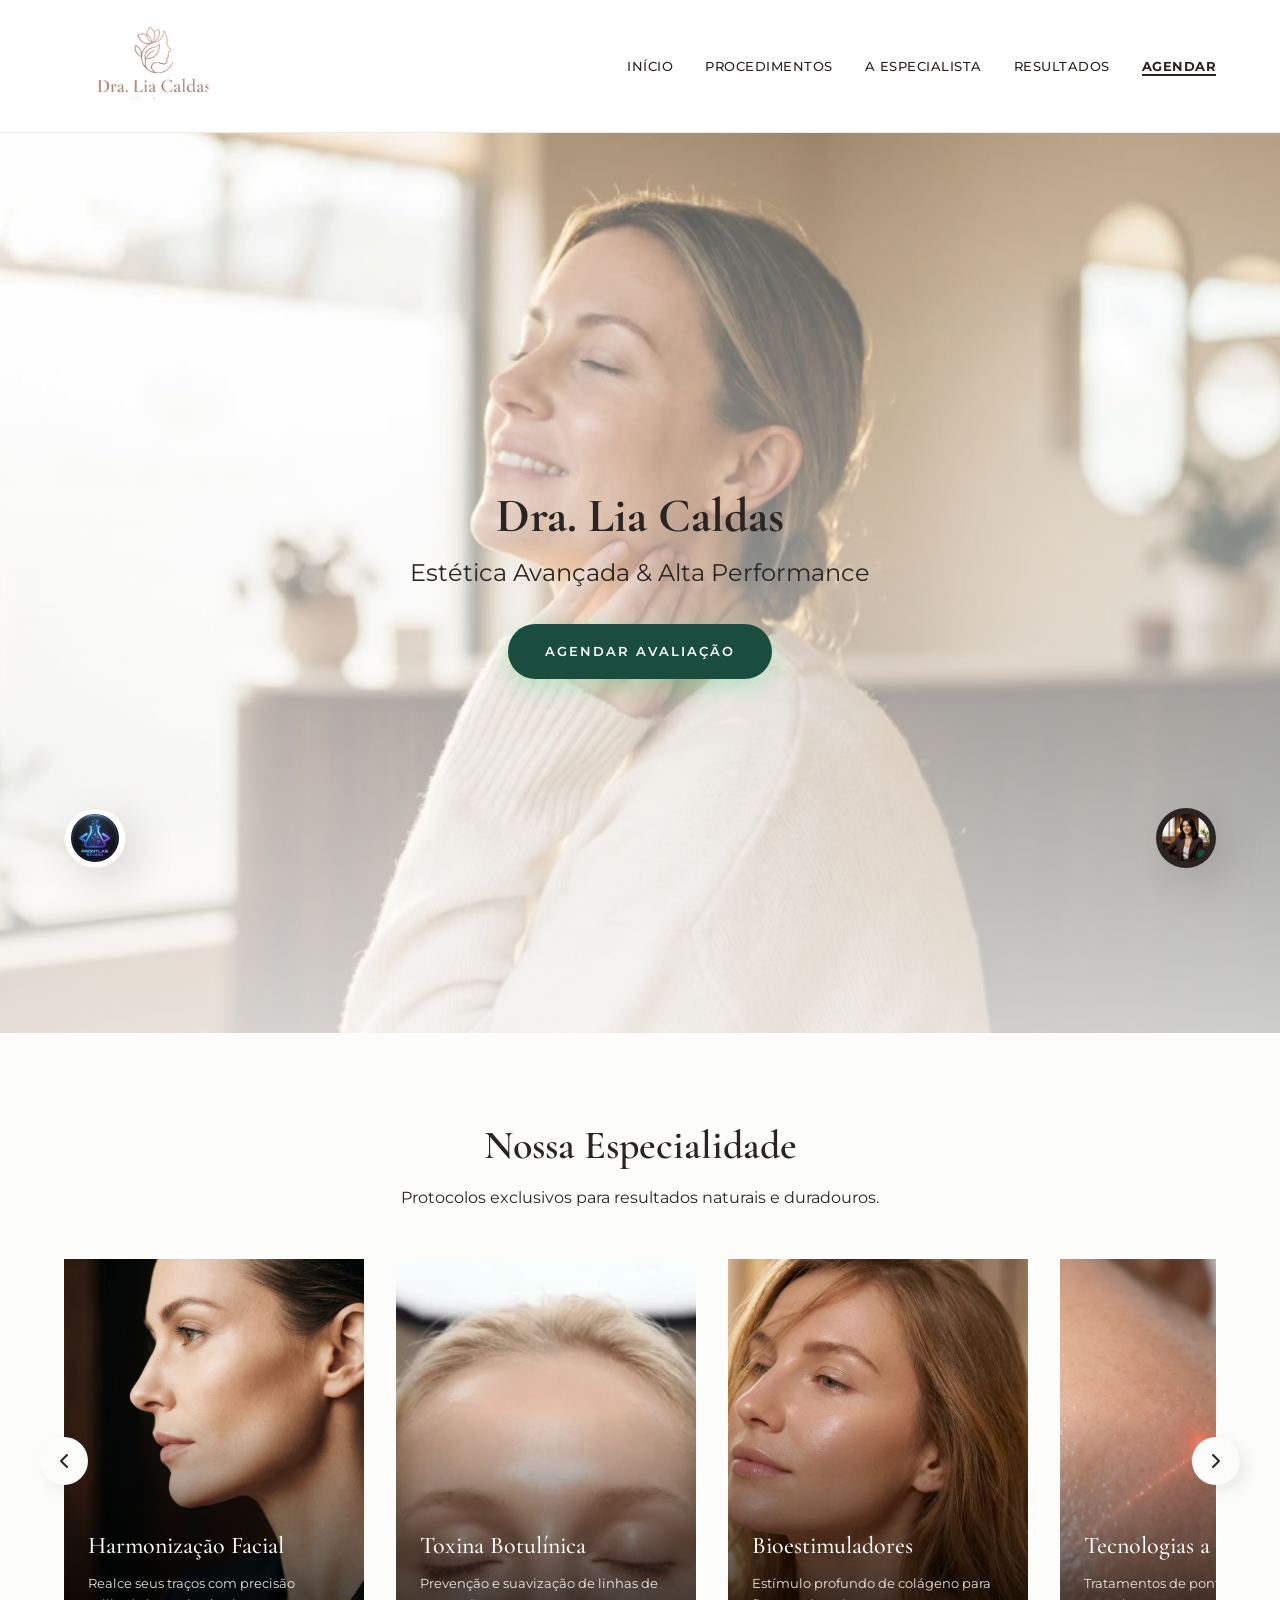
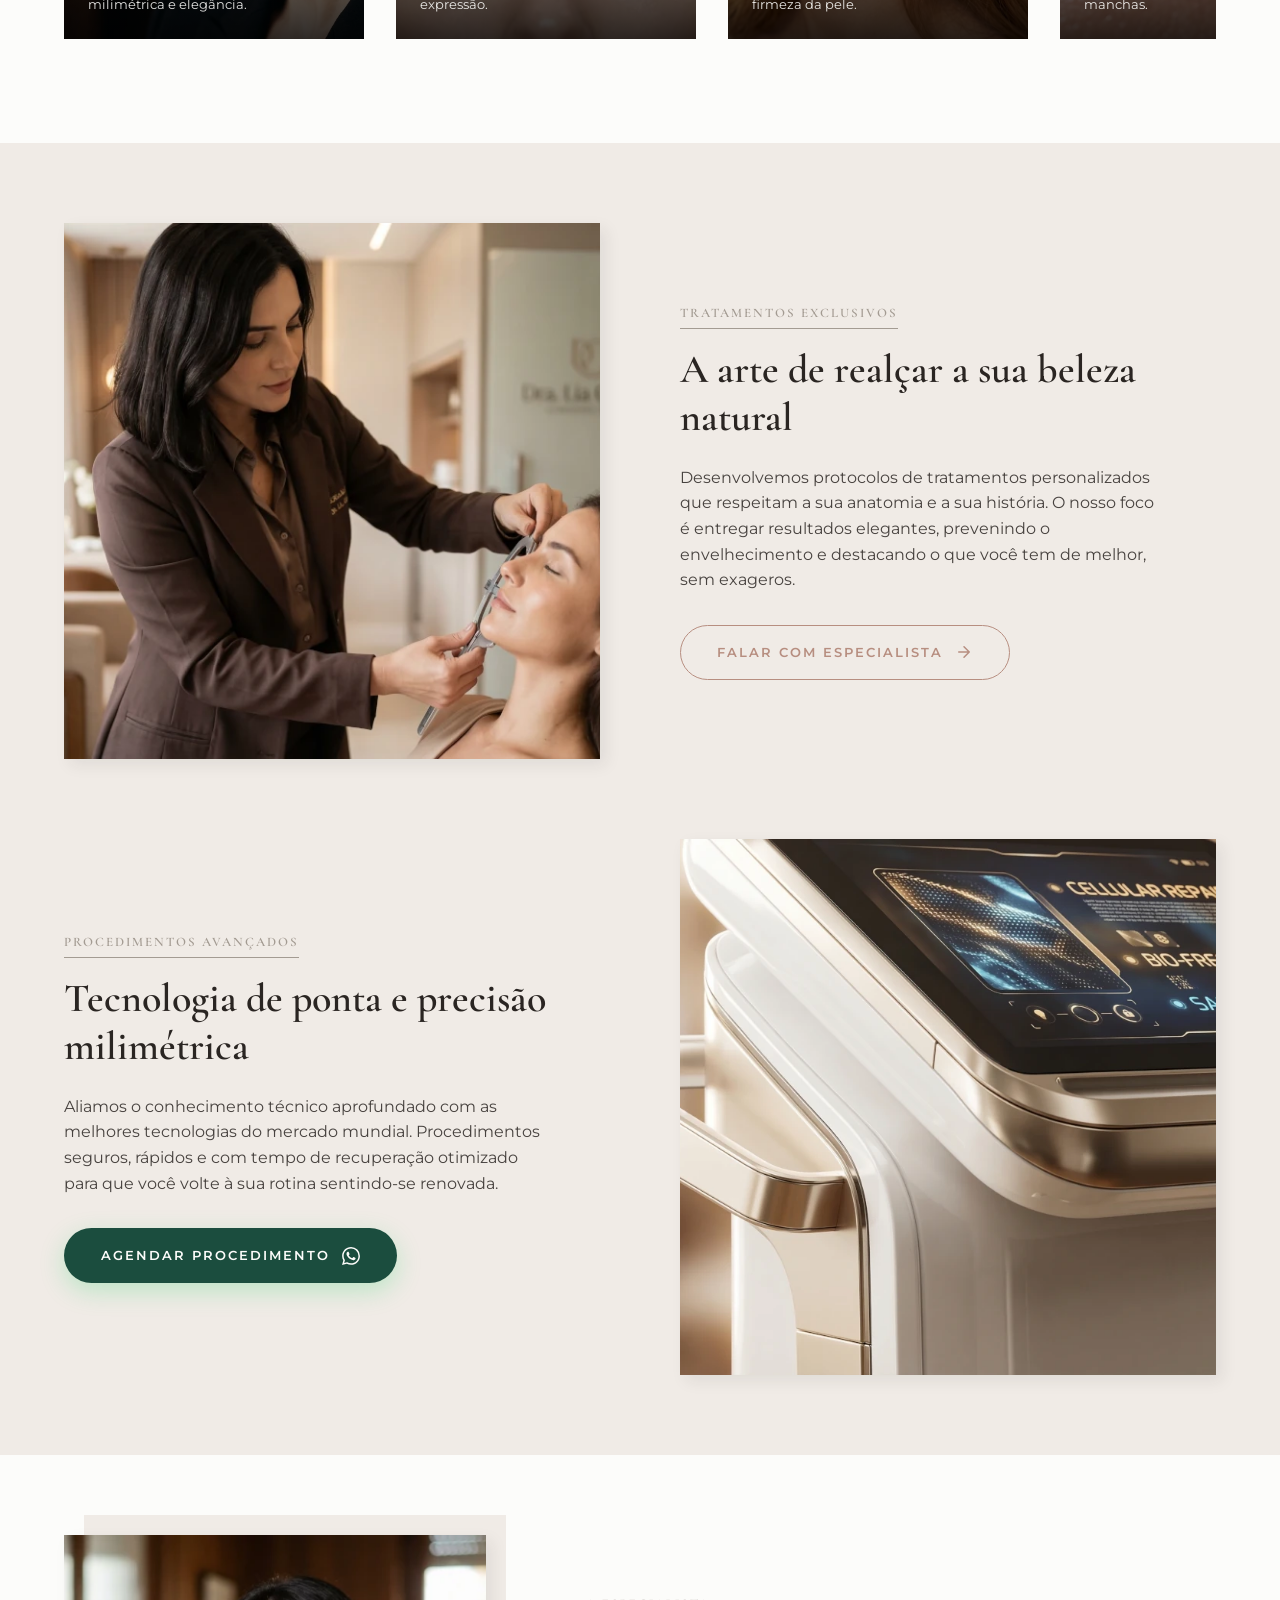
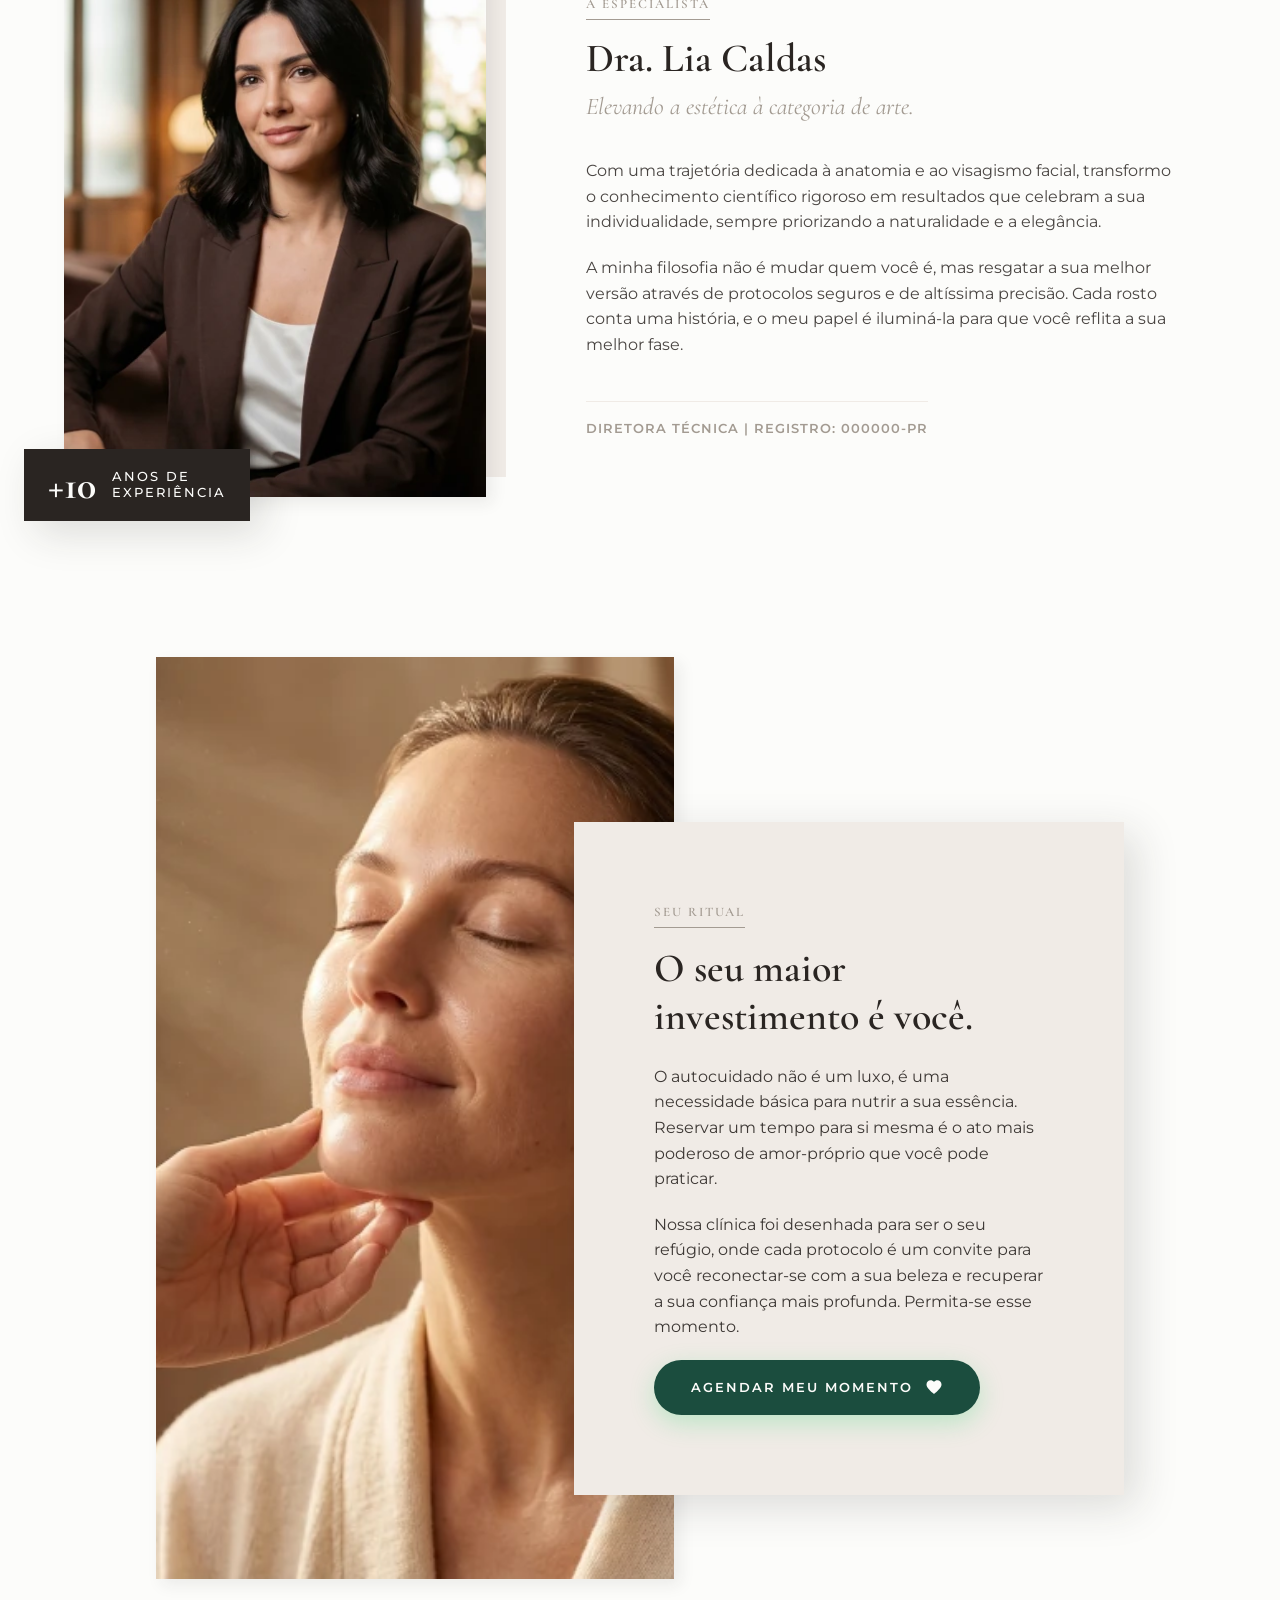
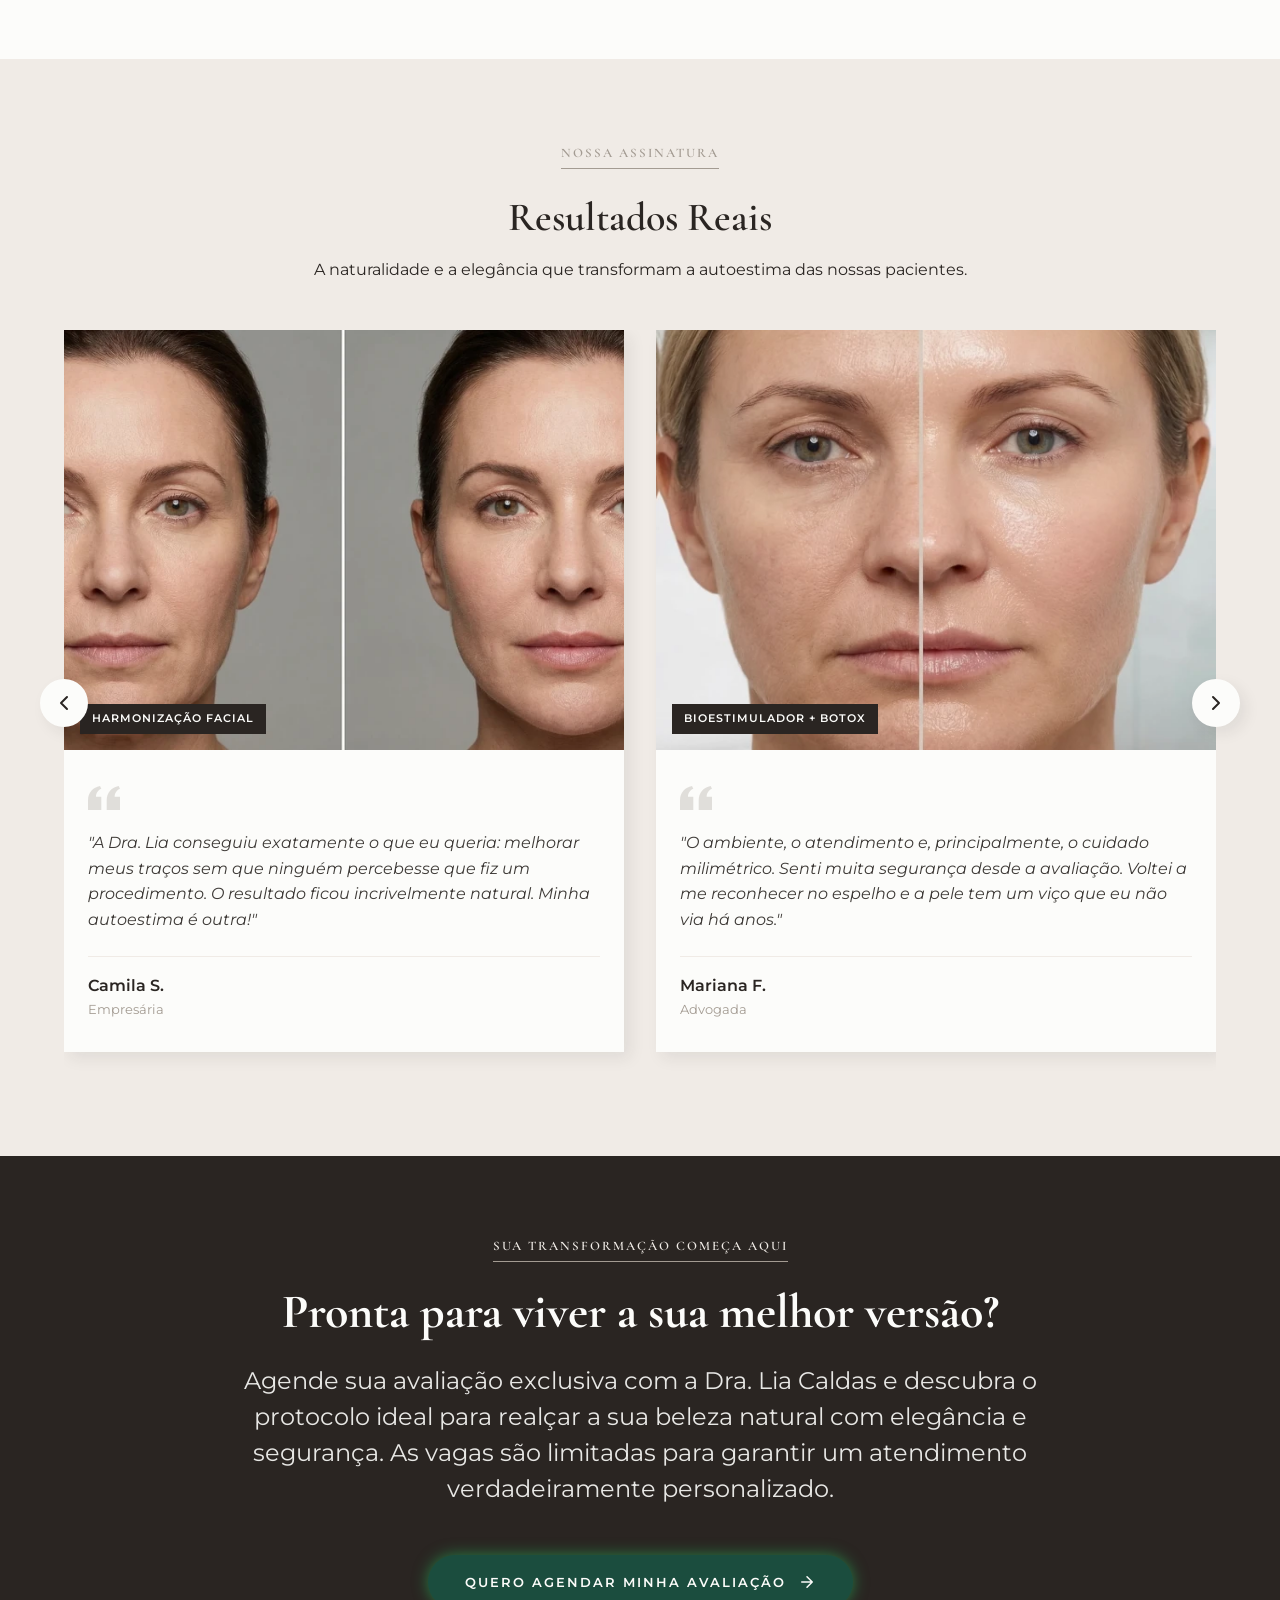
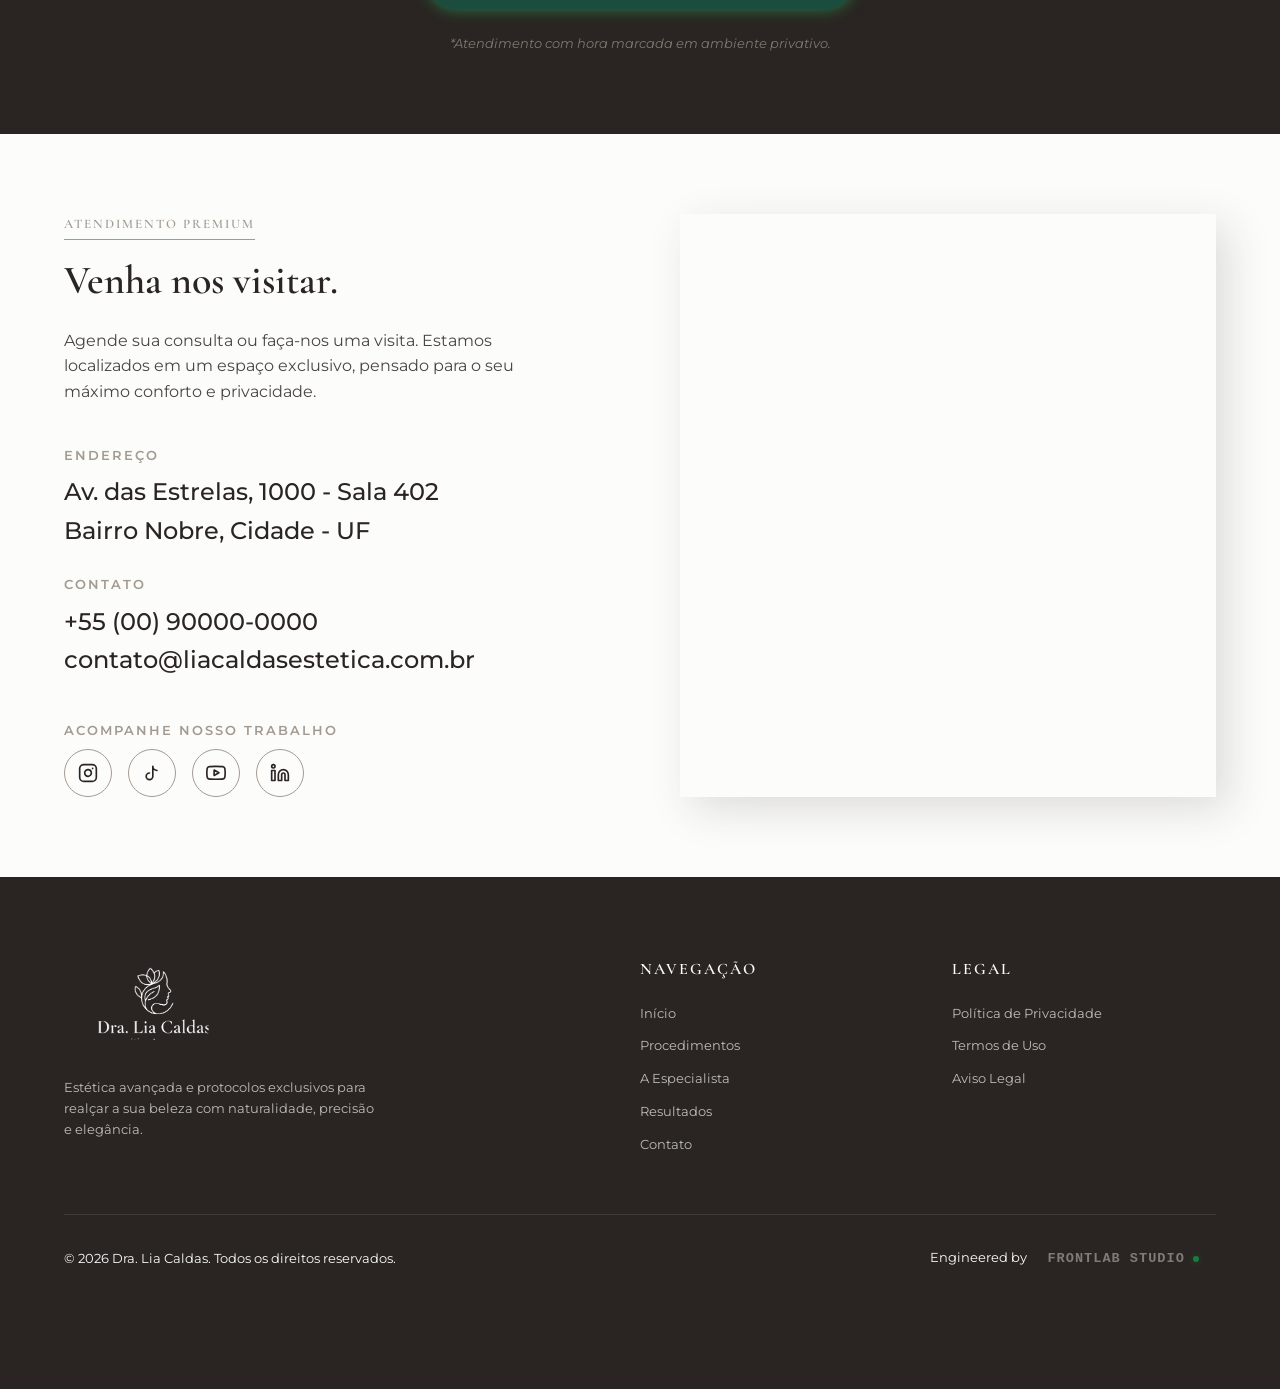
<file: index.html>
<!DOCTYPE html>
<html lang="pt-BR">

<head>
    <meta charset="UTF-8">
    <meta name="viewport" content="width=device-width, initial-scale=1.0">
    <meta name="description"
        content="Clínica de Estética de Alto Padrão. Resultados excepcionais e atendimento premium.">
    <title>Dra. Lia Caldas | Estética Avançada</title>

    <link rel="preconnect" href="https://fonts.googleapis.com">
    <link rel="preconnect" href="https://fonts.gstatic.com" crossorigin>
    <link
        href="https://fonts.googleapis.com/css2?family=Cormorant+Garamond:ital,wght@0,400;0,600;0,700;1,400&family=Montserrat:wght@300;400;500;600&display=swap"
        rel="stylesheet">

    <link rel="stylesheet" href="style/style.css">
</head>

<body>

    <header class="header" id="header">
        <div class="header-container">
            <a href="#" class="logo">
                <img src="img/logo.png" alt="Dra. Lia Caldas" width="180" height="40" fetchpriority="high">
            </a>

            <button class="menu-toggle" aria-label="Abrir menu" aria-expanded="false">
                <svg width="28" height="28" viewBox="0 0 24 24" fill="none" xmlns="http://www.w3.org/2000/svg">
                    <path d="M3 12H21M3 6H21M3 18H21" stroke="currentColor" stroke-width="2" stroke-linecap="round" />
                </svg>
            </button>

            <nav class="nav">
                <ul class="nav-list">
                    <li><a href="#hero">Início</a></li>
                    <li><a href="#tratamentos">Procedimentos</a></li>
                    <li><a href="#sobre">A Especialista</a></li>
                    <li><a href="#resultados">Resultados</a></li>
                    <li><a href="#contato" class="nav-cta">Agendar</a></li>
                </ul>
            </nav>
        </div>
    </header>

    <main>
        <section id="hero" class="hero">
            <img src="img/img-hero.webp" alt="Ambiente da Clínica" class="hero-bg" fetchpriority="high">
            <div class="hero-overlay"></div>

            <div class="hero-content">
                <h1>Dra. Lia Caldas</h1>
                <p>Estética Avançada & Alta Performance</p>
                <a href="https://wa.me/5500000000000" class="btn-whatsapp" target="_blank" rel="noopener noreferrer">
                    Agendar Avaliação
                </a>
            </div>
        </section>

        <section id="tratamentos" class="services">
            <div class="section-header">
                <h2>Nossa Especialidade</h2>
                <p>Protocolos exclusivos para resultados naturais e duradouros.</p>
            </div>

            <div class="services-wrapper">

                <button class="scroll-btn scroll-prev" aria-label="Ver serviços anteriores">
                    <svg width="24" height="24" viewBox="0 0 24 24" fill="none" stroke="currentColor" stroke-width="2"
                        stroke-linecap="round" stroke-linejoin="round">
                        <polyline points="15 18 9 12 15 6"></polyline>
                    </svg>
                </button>

                <div class="services-scroller" id="servicesScroller">
                    <article class="service-card">
                        <img src="img/img-servicos-01.webp" alt="Harmonização Facial" class="service-bg" loading="lazy">
                        <div class="service-overlay"></div>
                        <div class="service-info">
                            <h3>Harmonização Facial</h3>
                            <p>Realce seus traços com precisão milimétrica e elegância.</p>
                        </div>
                    </article>

                    <article class="service-card">
                        <img src="img/img-servicos-02.webp" alt="Toxina Botulínica" class="service-bg" loading="lazy">
                        <div class="service-overlay"></div>
                        <div class="service-info">
                            <h3>Toxina Botulínica</h3>
                            <p>Prevenção e suavização de linhas de expressão.</p>
                        </div>
                    </article>

                    <article class="service-card">
                        <img src="img/img-servicos-03.webp" alt="Bioestimuladores" class="service-bg" loading="lazy">
                        <div class="service-overlay"></div>
                        <div class="service-info">
                            <h3>Bioestimuladores</h3>
                            <p>Estímulo profundo de colágeno para firmeza da pele.</p>
                        </div>
                    </article>

                    <article class="service-card">
                        <img src="img/img-servicos-04.webp" alt="Tecnologia a Laser" class="service-bg" loading="lazy">
                        <div class="service-overlay"></div>
                        <div class="service-info">
                            <h3>Tecnologias a Laser</h3>
                            <p>Tratamentos de ponta para textura e manchas.</p>
                        </div>
                    </article>

                    <article class="service-card">
                        <img src="img/img-servicos-05.webp" alt="Preenchimento Labial" class="service-bg"
                            loading="lazy">
                        <div class="service-overlay"></div>
                        <div class="service-info">
                            <h3>Preenchimento Labial</h3>
                            <p>Volume e contorno na medida certa para você.</p>
                        </div>
                    </article>
                </div>

                <button class="scroll-btn scroll-next" aria-label="Ver próximos serviços">
                    <svg width="24" height="24" viewBox="0 0 24 24" fill="none" stroke="currentColor" stroke-width="2"
                        stroke-linecap="round" stroke-linejoin="round">
                        <polyline points="9 18 15 12 9 6"></polyline>
                    </svg>
                </button>

            </div>
        </section>
        <section id="detalhes" class="features-split">

            <article class="split-row">
                <div class="split-image reveal-left">
                    <img src="img/dra-lia-tratamentos.webp" alt="Dra. Lia Caldas realizando avaliação facial"
                        loading="lazy">
                </div>
                <div class="split-content reveal-right delay-100">
                    <span class="badge">Tratamentos Exclusivos</span>
                    <h2>A arte de realçar a sua beleza natural</h2>
                    <p>Desenvolvemos protocolos de tratamentos personalizados que respeitam a sua anatomia e a sua
                        história. O nosso foco é entregar resultados elegantes, prevenindo o envelhecimento e destacando
                        o que você tem de melhor, sem exageros.</p>

                    <a href="https://wa.me/5500000000000" class="btn-whatsapp btn-outline" target="_blank"
                        rel="noopener noreferrer">
                        Falar com Especialista
                        <svg class="btn-icon" viewBox="0 0 24 24" xmlns="http://www.w3.org/2000/svg">
                            <path d="M5 12h14M12 5l7 7-7 7" stroke="currentColor" stroke-width="2"
                                stroke-linecap="round" stroke-linejoin="round" fill="none" />
                        </svg>
                    </a>
                </div>
            </article>

            <article class="split-row reverse">
                <div class="split-image reveal-right">
                    <img src="img/procedimentos-tecnologia.webp" alt="Equipamentos de alta tecnologia estética"
                        loading="lazy">
                </div>
                <div class="split-content reveal-left delay-100">
                    <span class="badge">Procedimentos Avançados</span>
                    <h2>Tecnologia de ponta e precisão milimétrica</h2>
                    <p>Aliamos o conhecimento técnico aprofundado com as melhores tecnologias do mercado mundial.
                        Procedimentos seguros, rápidos e com tempo de recuperação otimizado para que você volte à sua
                        rotina sentindo-se renovada.</p>

                    <a href="https://wa.me/5500000000000" class="btn-whatsapp" target="_blank"
                        rel="noopener noreferrer">
                        Agendar Procedimento
                        <svg class="btn-icon" viewBox="0 0 24 24" xmlns="http://www.w3.org/2000/svg">
                            <path
                                d="M17.472 14.382c-.297-.149-1.758-.867-2.03-.967-.273-.099-.471-.148-.67.15-.197.297-.767.966-.94 1.164-.173.199-.347.223-.644.075-.297-.15-1.255-.463-2.39-1.475-.883-.788-1.48-1.761-1.653-2.059-.173-.297-.018-.458.13-.606.134-.133.298-.347.446-.52.149-.174.198-.298.298-.497.099-.198.05-.371-.025-.52-.075-.149-.669-1.612-.916-2.207-.242-.579-.487-.5-.669-.51a12.8 12.8 0 0 0-.57-.01c-.198 0-.52.074-.792.372-.272.297-1.04 1.016-1.04 2.479 0 1.462 1.065 2.875 1.213 3.074.149.198 2.096 3.2 5.077 4.487.709.306 1.262.489 1.694.625.712.227 1.36.195 1.871.118.571-.085 1.758-.719 2.006-1.413.248-.694.248-1.289.173-1.413-.074-.124-.272-.198-.57-.347m-5.421 7.403h-.004a9.87 9.87 0 0 1-5.031-1.378l-.361-.214-3.741.982.998-3.648-.235-.374a9.86 9.86 0 0 1-1.51-5.26c.001-5.45 4.436-9.884 9.888-9.884 2.64 0 5.122 1.03 6.988 2.898a9.825 9.825 0 0 1 2.893 6.994c-.003 5.45-4.437 9.884-9.885 9.884m8.413-18.297A11.815 11.815 0 0 0 12.05 0C5.495 0 .16 5.335.157 11.892c0 2.096.547 4.142 1.588 5.945L.057 24l6.305-1.654a11.882 11.882 0 0 0 5.683 1.448h.005c6.554 0 11.89-5.335 11.893-11.893a11.821 11.821 0 0 0-3.48-8.413Z"
                                fill="currentColor" />
                        </svg>
                    </a>
                </div>
            </article>

        </section>
        <section id="sobre" class="about-section">
            <div class="about-container">

                <div class="about-image-wrapper reveal-up">
                    <div class="about-image-frame">
                        <img src="img/dra.webp" alt="Dra. Lia Caldas - Especialista em Estética Avançada"
                            loading="lazy">
                    </div>

                    <div class="experience-badge reveal-left delay-200">
                        <span class="years">+10</span>
                        <span class="text">Anos de<br>Experiência</span>
                    </div>
                </div>

                <div class="about-content reveal-right delay-100">
                    <span class="badge">A Especialista</span>
                    <h2>Dra. Lia Caldas</h2>
                    <h3 class="subtitle">Elevando a estética à categoria de arte.</h3>

                    <p>Com uma trajetória dedicada à anatomia e ao visagismo facial, transformo o conhecimento
                        científico rigoroso em resultados que celebram a sua individualidade, sempre priorizando a
                        naturalidade e a elegância.</p>

                    <p>A minha filosofia não é mudar quem você é, mas resgatar a sua melhor versão através de protocolos
                        seguros e de altíssima precisão. Cada rosto conta uma história, e o meu papel é iluminá-la para
                        que você reflita a sua melhor fase.</p>

                    <div class="signature">
                        <span>Diretora Técnica | Registro: 000000-PR</span>
                    </div>
                </div>

            </div>
        </section>
        <section id="autocuidado" class="care-section">
            <div class="care-container">

                <div class="care-image-wrapper reveal-up">
                    <img src="img/autocuidado-ritual.webp"
                        alt="Mulher relaxada recebendo toque suave na pele, iluminada por luz natural" loading="lazy">
                </div>

                <div class="care-content reveal-right delay-200">
                    <span class="badge">Seu Ritual</span>
                    <h2>O seu maior investimento é você.</h2>

                    <p>O autocuidado não é um luxo, é uma necessidade básica para nutrir a sua essência. Reservar um
                        tempo para si mesma é o ato mais poderoso de amor-próprio que você pode praticar.</p>

                    <p>Nossa clínica foi desenhada para ser o seu refúgio, onde cada protocolo é um convite para você
                        reconectar-se com a sua beleza e recuperar a sua confiança mais profunda. Permita-se esse
                        momento.</p>

                    <a href="https://wa.me/5500000000000" class="btn-whatsapp" target="_blank"
                        rel="noopener noreferrer">
                        Agendar Meu Momento
                        <svg class="btn-icon" viewBox="0 0 24 24" fill="none" xmlns="http://www.w3.org/2000/svg">
                            <path
                                d="M12 21.35l-1.45-1.32C5.4 15.36 2 12.28 2 8.5 2 5.42 4.42 3 7.5 3c1.74 0 3.41.81 4.5 2.09C13.09 3.81 14.76 3 16.5 3 19.58 3 22 5.42 22 8.5c0 3.78-3.4 6.86-8.55 11.54L12 21.35z"
                                fill="currentColor" />
                        </svg>
                    </a>
                </div>

            </div>
        </section>
        <section id="resultados" class="testimonials">
            <div class="section-header reveal-up">
                <span class="badge">Nossa Assinatura</span>
                <h2>Resultados Reais</h2>
                <p>A naturalidade e a elegância que transformam a autoestima das nossas pacientes.</p>
            </div>

            <div class="testimonials-wrapper reveal-up delay-100">

                <button class="scroll-btn scroll-prev prev-test" aria-label="Ver resultados anteriores">
                    <svg width="24" height="24" viewBox="0 0 24 24" fill="none" stroke="currentColor" stroke-width="2"
                        stroke-linecap="round" stroke-linejoin="round">
                        <polyline points="15 18 9 12 15 6"></polyline>
                    </svg>
                </button>

                <div class="testimonials-scroller" id="testimonialsScroller">

                    <article class="test-card">
                        <div class="test-image">
                            <img src="img/resultado-01.webp" alt="Antes e Depois de Harmonização Facial" loading="lazy">
                            <span class="img-badge">Harmonização Facial</span>
                        </div>
                        <div class="test-content">
                            <svg class="quote-icon" width="32" height="32" viewBox="0 0 24 24" fill="currentColor"
                                xmlns="http://www.w3.org/2000/svg">
                                <path
                                    d="M14.017 21v-7.391c0-5.704 3.731-9.57 8.983-10.609l.995 2.151c-2.432.917-3.995 3.638-3.995 5.849h4v10h-9.983zm-14.017 0v-7.391c0-5.704 3.748-9.57 9-10.609l.996 2.151c-2.433.917-3.996 3.638-3.996 5.849h3.983v10h-9.983z" />
                            </svg>
                            <p>"A Dra. Lia conseguiu exatamente o que eu queria: melhorar meus traços sem que ninguém
                                percebesse que fiz um procedimento. O resultado ficou incrivelmente natural. Minha
                                autoestima é outra!"</p>
                            <div class="test-author">
                                <strong>Camila S.</strong>
                                <span>Empresária</span>
                            </div>
                        </div>
                    </article>

                    <article class="test-card">
                        <div class="test-image">
                            <img src="img/resultado-02.webp" alt="Antes e Depois de Bioestimuladores" loading="lazy">
                            <span class="img-badge">Bioestimulador + Botox</span>
                        </div>
                        <div class="test-content">
                            <svg class="quote-icon" width="32" height="32" viewBox="0 0 24 24" fill="currentColor"
                                xmlns="http://www.w3.org/2000/svg">
                                <path
                                    d="M14.017 21v-7.391c0-5.704 3.731-9.57 8.983-10.609l.995 2.151c-2.432.917-3.995 3.638-3.995 5.849h4v10h-9.983zm-14.017 0v-7.391c0-5.704 3.748-9.57 9-10.609l.996 2.151c-2.433.917-3.996 3.638-3.996 5.849h3.983v10h-9.983z" />
                            </svg>
                            <p>"O ambiente, o atendimento e, principalmente, o cuidado milimétrico. Senti muita
                                segurança desde a avaliação. Voltei a me reconhecer no espelho e a pele tem um viço que
                                eu não via há anos."</p>
                            <div class="test-author">
                                <strong>Mariana F.</strong>
                                <span>Advogada</span>
                            </div>
                        </div>
                    </article>

                    <article class="test-card">
                        <div class="test-image">
                            <img src="img/resultado-03.webp" alt="Antes e Depois de Preenchimento Labial"
                                loading="lazy">
                            <span class="img-badge">Preenchimento Labial</span>
                        </div>
                        <div class="test-content">
                            <svg class="quote-icon" width="32" height="32" viewBox="0 0 24 24" fill="currentColor"
                                xmlns="http://www.w3.org/2000/svg">
                                <path
                                    d="M14.017 21v-7.391c0-5.704 3.731-9.57 8.983-10.609l.995 2.151c-2.432.917-3.995 3.638-3.995 5.849h4v10h-9.983zm-14.017 0v-7.391c0-5.704 3.748-9.57 9-10.609l.996 2.151c-2.433.917-3.996 3.638-3.996 5.849h3.983v10h-9.983z" />
                            </svg>
                            <p>"Eu tinha muito medo de ficar com um bico artificial. A Dra. Lia fez um trabalho de
                                artista. O contorno ficou perfeito e o volume na medida certa. Indico de olhos
                                fechados!"</p>
                            <div class="test-author">
                                <strong>Juliana R.</strong>
                                <span>Arquiteta</span>
                            </div>
                        </div>
                    </article>

                </div>

                <button class="scroll-btn scroll-next next-test" aria-label="Ver próximos resultados">
                    <svg width="24" height="24" viewBox="0 0 24 24" fill="none" stroke="currentColor" stroke-width="2"
                        stroke-linecap="round" stroke-linejoin="round">
                        <polyline points="9 18 15 12 9 6"></polyline>
                    </svg>
                </button>

            </div>
        </section>
        <section id="agendar-final" class="final-cta reveal-up">
            <div class="final-cta-container">

                <span class="badge">Sua Transformação Começa Aqui</span>
                <h2>Pronta para viver a sua melhor versão?</h2>

                <p>Agende sua avaliação exclusiva com a Dra. Lia Caldas e descubra o protocolo ideal para realçar a sua
                    beleza natural com elegância e segurança. As vagas são limitadas para garantir um atendimento
                    verdadeiramente personalizado.</p>

                <div class="cta-wrapper">
                    <a href="https://wa.me/5500000000000" class="btn-whatsapp btn-glow" target="_blank"
                        rel="noopener noreferrer">
                        Quero Agendar Minha Avaliação
                        <svg class="btn-icon" viewBox="0 0 24 24" fill="none" xmlns="http://www.w3.org/2000/svg">
                            <path d="M5 12h14M12 5l7 7-7 7" stroke="currentColor" stroke-width="2"
                                stroke-linecap="round" stroke-linejoin="round" fill="none" />
                        </svg>
                    </a>
                </div>

                <span class="micro-text">*Atendimento com hora marcada em ambiente privativo.</span>

            </div>
        </section>
        <section id="contato" class="contact-section">
            <div class="contact-container">

                <div class="contact-info reveal-left">
                    <span class="badge">Atendimento Premium</span>
                    <h2>Venha nos visitar.</h2>
                    <p>Agende sua consulta ou faça-nos uma visita. Estamos localizados em um espaço exclusivo, pensado
                        para o seu máximo conforto e privacidade.</p>

                    <div class="contact-details">
                        <div class="contact-item">
                            <span class="label">Endereço</span>
                            <p>Av. das Estrelas, 1000 - Sala 402<br>Bairro Nobre, Cidade - UF</p>
                        </div>
                        <div class="contact-item">
                            <span class="label">Contato</span>
                            <p>+55 (00) 90000-0000<br>contato@liacaldasestetica.com.br</p>
                        </div>
                    </div>

                    <div class="social-links">
                        <span class="label">Acompanhe nosso trabalho</span>
                        <div class="social-grid">
                            <a href="#" class="social-btn" aria-label="Instagram">
                                <svg width="20" height="20" viewBox="0 0 24 24" fill="none" stroke="currentColor"
                                    stroke-width="2" stroke-linecap="round" stroke-linejoin="round">
                                    <rect x="2" y="2" width="20" height="20" rx="5" ry="5"></rect>
                                    <path d="M16 11.37A4 4 0 1 1 12.63 8 4 4 0 0 1 16 11.37z"></path>
                                    <line x1="17.5" y1="6.5" x2="17.51" y2="6.5"></line>
                                </svg>
                            </a>
                            <a href="#" class="social-btn" aria-label="TikTok">
                                <svg width="20" height="20" viewBox="0 0 24 24" fill="none" stroke="currentColor"
                                    stroke-width="2" stroke-linecap="round" stroke-linejoin="round">
                                    <path d="M9 12a4 4 0 1 0 4 4V4a5 5 0 0 0 5 5"></path>
                                </svg>
                            </a>
                            <a href="#" class="social-btn" aria-label="YouTube">
                                <svg width="20" height="20" viewBox="0 0 24 24" fill="none" stroke="currentColor"
                                    stroke-width="2" stroke-linecap="round" stroke-linejoin="round">
                                    <path
                                        d="M22.54 6.42a2.78 2.78 0 0 0-1.94-2C18.88 4 12 4 12 4s-6.88 0-8.6.46a2.78 2.78 0 0 0-1.94 2A29 29 0 0 0 1 11.75a29 29 0 0 0 .46 5.33 2.78 2.78 0 0 0 1.94 2c1.72.46 8.6.46 8.6.46s6.88 0 8.6-.46a2.78 2.78 0 0 0 1.94-2 29 29 0 0 0 .46-5.33 29 29 0 0 0-.46-5.33z">
                                    </path>
                                    <polygon points="9.75 15.02 15.5 11.75 9.75 8.48 9.75 15.02"></polygon>
                                </svg>
                            </a>
                            <a href="#" class="social-btn" aria-label="LinkedIn">
                                <svg width="20" height="20" viewBox="0 0 24 24" fill="none" stroke="currentColor"
                                    stroke-width="2" stroke-linecap="round" stroke-linejoin="round">
                                    <path
                                        d="M16 8a6 6 0 0 1 6 6v7h-4v-7a2 2 0 0 0-2-2 2 2 0 0 0-2 2v7h-4v-7a6 6 0 0 1 6-6z">
                                    </path>
                                    <rect x="2" y="9" width="4" height="12"></rect>
                                    <circle cx="4" cy="4" r="2"></circle>
                                </svg>
                            </a>
                        </div>
                    </div>
                </div>

                <div class="contact-map reveal-right delay-100">
                    <div class="map-wrapper">
                        <iframe
                            src="https://www.google.com/maps/embed?pb=!1m18!1m12!1m3!1d3657.090673431608!2d-46.66680658447551!3d-23.565181867623145!2m3!1f0!2f0!3f0!3m2!1i1024!2i768!4f13.1!3m3!1m2!1s0x94ce59ceb1eb771f%3A0xe904f6a669744da1!2sAv.%20Paulista%2C%20S%C3%A3o%20Paulo%20-%20SP!5e0!3m2!1spt-BR!2sbr!4v1680000000000!5m2!1spt-BR!2sbr"
                            width="100%" height="100%" style="border:0;" allowfullscreen="" loading="lazy"
                            referrerpolicy="no-referrer-when-downgrade" title="Localização da Clínica"></iframe>
                    </div>
                </div>

            </div>
        </section>
        <div class="floating-widgets">

            <a href="https://seu-site-frontlab.com.br" class="float-btn float-creator" target="_blank"
                rel="noopener noreferrer" aria-label="Desenvolvido por Frontlab Studio">
                <div class="float-avatar">
                    <img src="img/logo-frontlabs.webp" alt="Frontlab Studio" loading="lazy">
                </div>
                <span class="float-text">by Frontlab Studio</span>
            </a>

            <a href="https://wa.me/5500000000000" class="float-btn float-clinic" target="_blank"
                rel="noopener noreferrer" aria-label="Falar com a Dra. Lia Caldas">
                <span class="float-text">Falar com a Clínica</span>
                <div class="float-avatar">
                    <span class="online-dot"></span>
                    <img src="img/dra.webp" alt="WhatsApp Dra. Lia" loading="lazy">
                </div>
            </a>

        </div>
        <footer class="footer">
            <div class="footer-container">

                <div class="footer-brand reveal-up">
                    <a href="#hero" class="footer-logo" aria-label="Voltar ao topo">
                        <img src="img/logo.png" alt="Dra. Lia Caldas Estética" width="180" height="40" loading="lazy">
                    </a>
                    <p>Estética avançada e protocolos exclusivos para realçar a sua beleza com naturalidade, precisão e
                        elegância.</p>
                </div>

                <div class="footer-links reveal-up delay-100">
                    <h3>Navegação</h3>
                    <ul>
                        <li><a href="#hero">Início</a></li>
                        <li><a href="#tratamentos">Procedimentos</a></li>
                        <li><a href="#sobre">A Especialista</a></li>
                        <li><a href="#resultados">Resultados</a></li>
                        <li><a href="#contato">Contato</a></li>
                    </ul>
                </div>

                <div class="footer-links reveal-up delay-200">
                    <h3>Legal</h3>
                    <ul>
                        <li><a href="legal/privacidade.html">Política de Privacidade</a></li>
                        <li><a href="legal/termos.html">Termos de Uso</a></li>
                        <li><a href="legal/aviso-legal.html">Aviso Legal</a></li>
                    </ul>
                </div>
            </div>

            <div class="footer-bottom reveal-up delay-200">
                <p>&copy; 2026 Dra. Lia Caldas. Todos os direitos reservados.</p>
                <p>Engineered by <a href="https://frontlabstudio.com.br/" target="_blank"
                        class="frontlab-signature">Frontlab Studio<span class="status-dot"></span></a></p>
            </div>
        </footer>

    </main>

    <script src="script/script.js" defer></script>
</body>

</html>
</file>
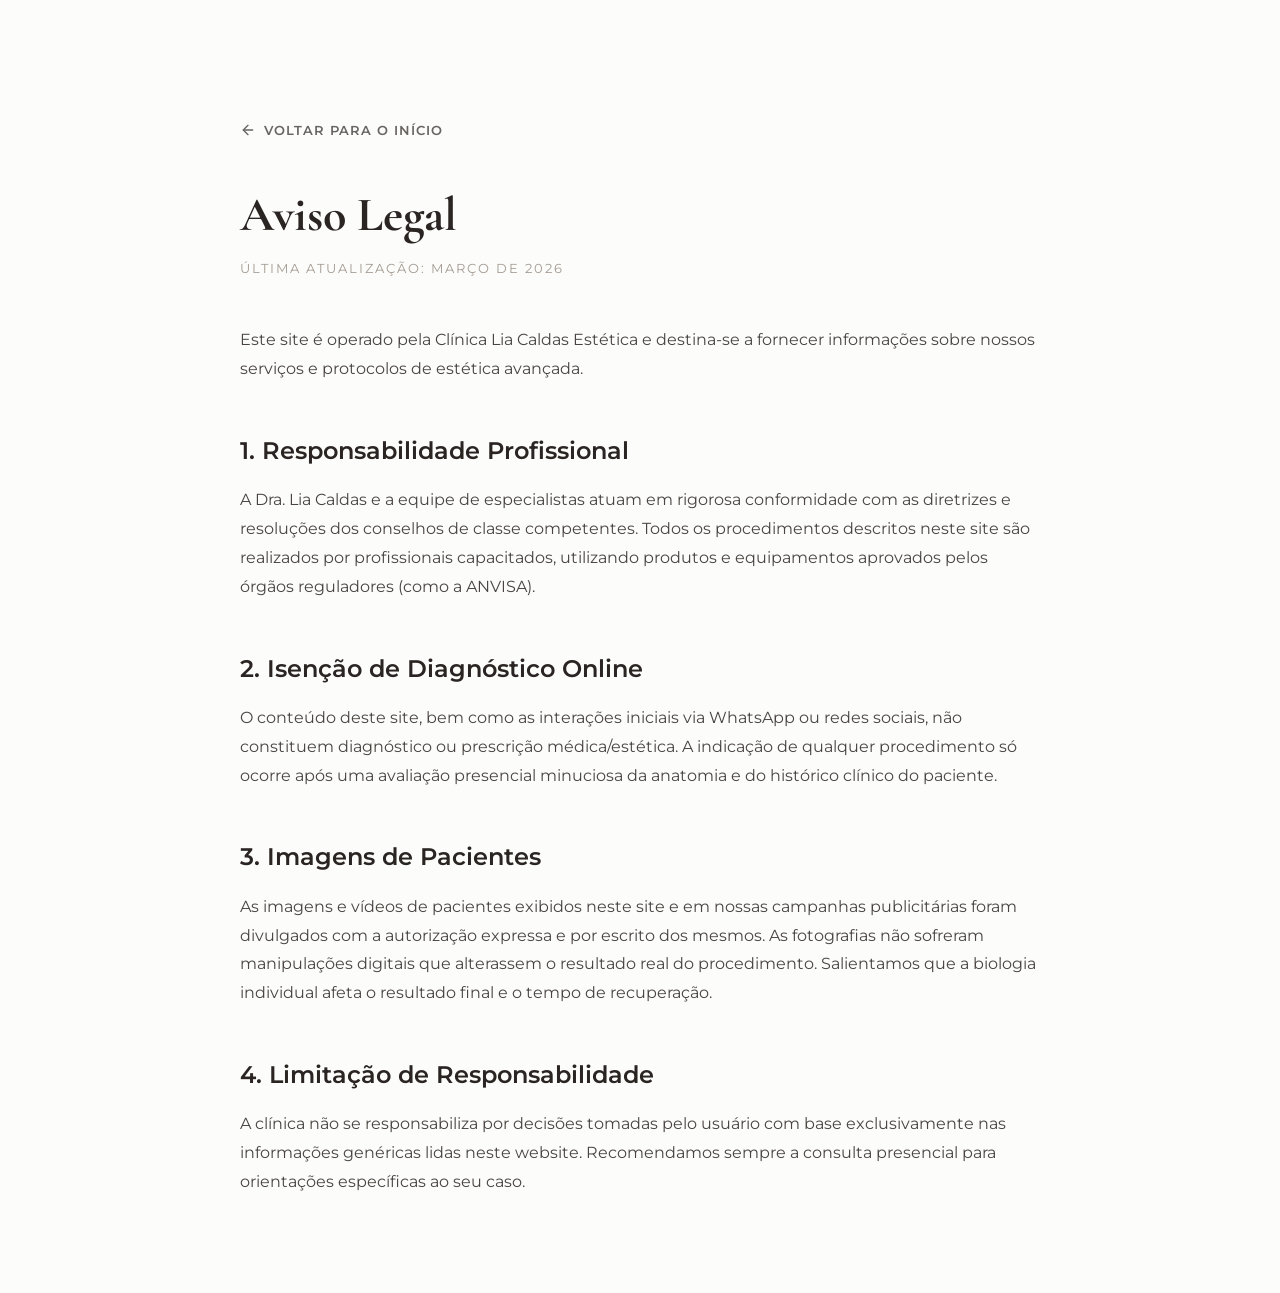
<file: legal/aviso-legal.html>
<!DOCTYPE html>
<html lang="pt-BR">
<head>
    <meta charset="UTF-8">
    <meta name="viewport" content="width=device-width, initial-scale=1.0">
    <meta name="robots" content="noindex, nofollow">
    <title>Aviso Legal | Dra. Lia Caldas</title>
    
    <link rel="preconnect" href="https://fonts.googleapis.com">
    <link rel="preconnect" href="https://fonts.gstatic.com" crossorigin>
    <link href="https://fonts.googleapis.com/css2?family=Cormorant+Garamond:ital,wght@0,400;0,600;0,700;1,400&family=Montserrat:wght@300;400;500;600&display=swap" rel="stylesheet">
    <link rel="stylesheet" href="../style/style.css">
</head>
<body>

    <main class="legal-main">
        <div class="legal-container">
            <a href="../index.html" class="btn-back">
                <svg width="16" height="16" viewBox="0 0 24 24" fill="none" stroke="currentColor" stroke-width="2" stroke-linecap="round" stroke-linejoin="round"><line x1="19" y1="12" x2="5" y2="12"></line><polyline points="12 19 5 12 12 5"></polyline></svg>
                Voltar para o Início
            </a>

            <h1>Aviso Legal</h1>
            <span class="legal-update">Última atualização: Março de 2026</span>

            <p>Este site é operado pela Clínica Lia Caldas Estética e destina-se a fornecer informações sobre nossos serviços e protocolos de estética avançada.</p>

            <h2>1. Responsabilidade Profissional</h2>
            <p>A Dra. Lia Caldas e a equipe de especialistas atuam em rigorosa conformidade com as diretrizes e resoluções dos conselhos de classe competentes. Todos os procedimentos descritos neste site são realizados por profissionais capacitados, utilizando produtos e equipamentos aprovados pelos órgãos reguladores (como a ANVISA).</p>

            <h2>2. Isenção de Diagnóstico Online</h2>
            <p>O conteúdo deste site, bem como as interações iniciais via WhatsApp ou redes sociais, não constituem diagnóstico ou prescrição médica/estética. A indicação de qualquer procedimento só ocorre após uma avaliação presencial minuciosa da anatomia e do histórico clínico do paciente.</p>

            <h2>3. Imagens de Pacientes</h2>
            <p>As imagens e vídeos de pacientes exibidos neste site e em nossas campanhas publicitárias foram divulgados com a autorização expressa e por escrito dos mesmos. As fotografias não sofreram manipulações digitais que alterassem o resultado real do procedimento. Salientamos que a biologia individual afeta o resultado final e o tempo de recuperação.</p>

            <h2>4. Limitação de Responsabilidade</h2>
            <p>A clínica não se responsabiliza por decisões tomadas pelo usuário com base exclusivamente nas informações genéricas lidas neste website. Recomendamos sempre a consulta presencial para orientações específicas ao seu caso.</p>
        </div>
    </main>

</body>
</html>
</file>
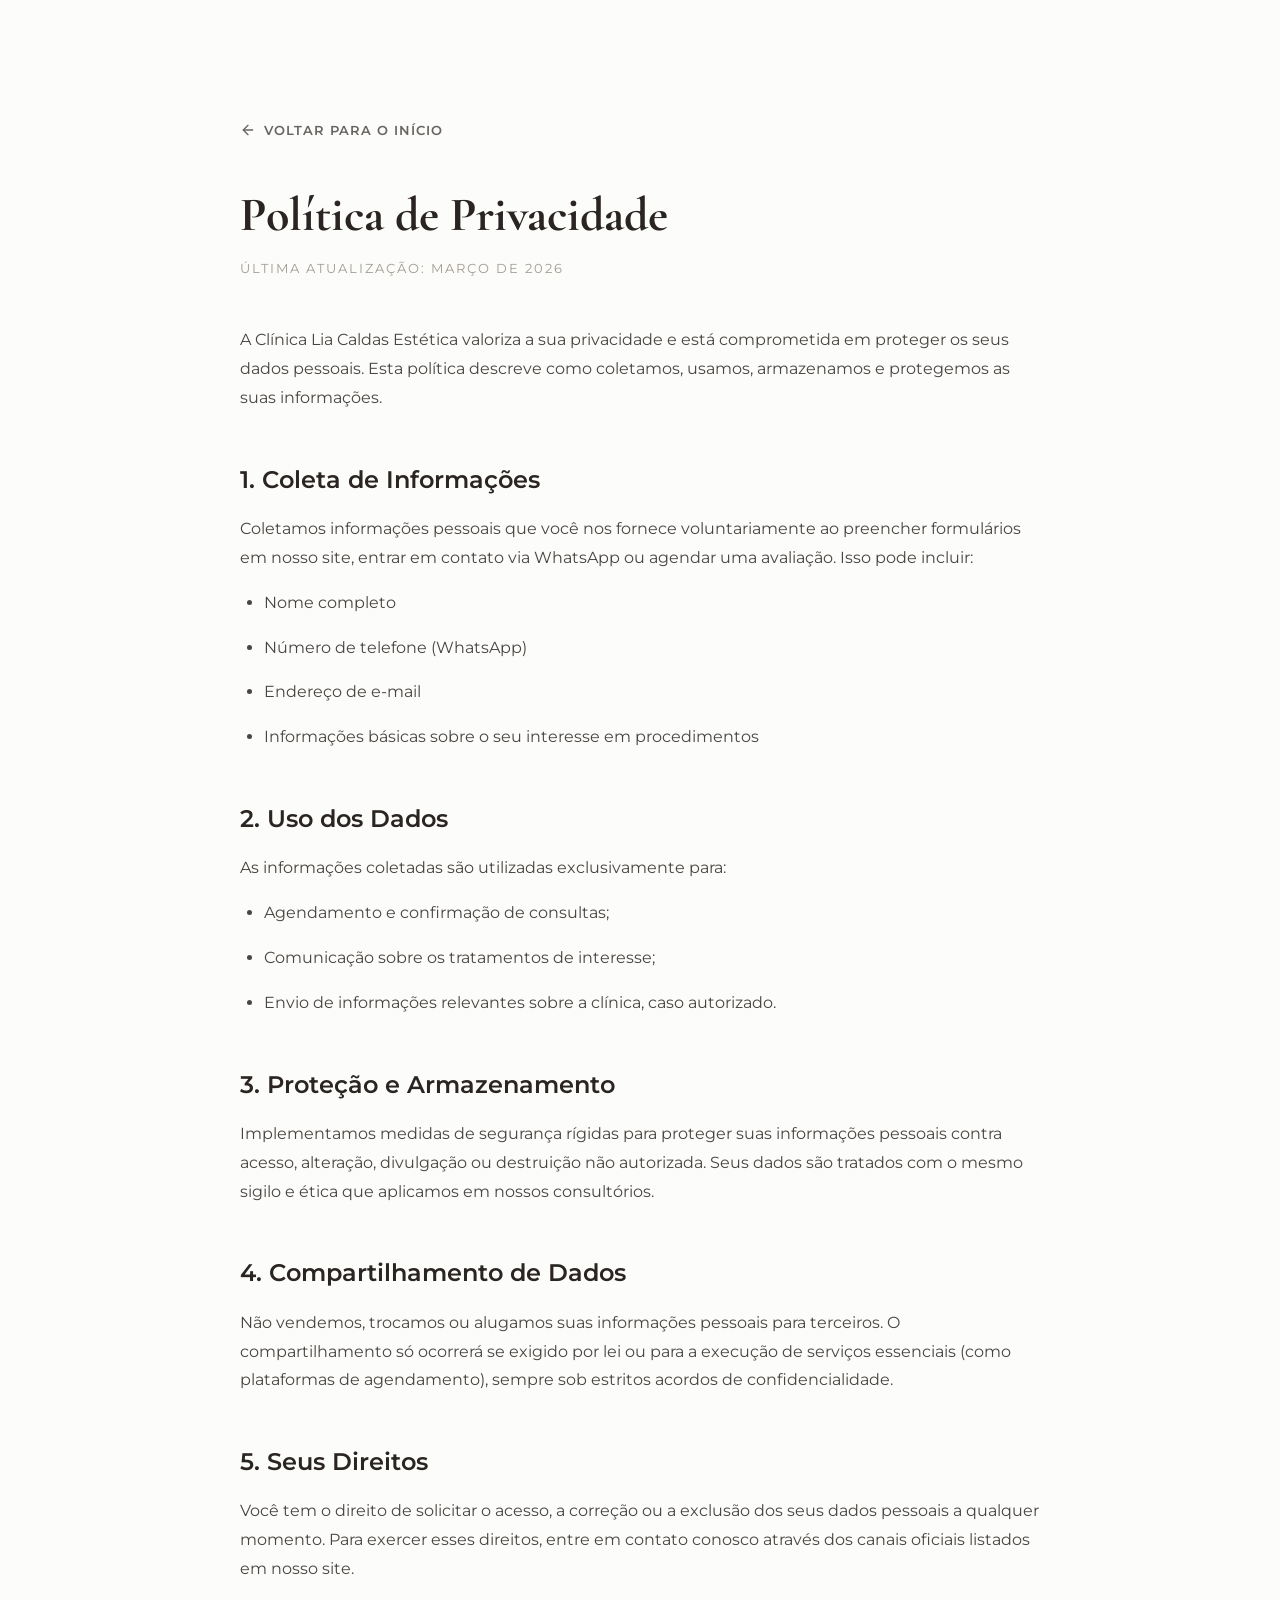
<file: legal/privacidade.html>
<!DOCTYPE html>
<html lang="pt-BR">

<head>
    <meta charset="UTF-8">
    <meta name="viewport" content="width=device-width, initial-scale=1.0">
    <meta name="robots" content="noindex, nofollow">
    <title>Política de Privacidade | Dra. Lia Caldas</title>

    <link rel="preconnect" href="https://fonts.googleapis.com">
    <link rel="preconnect" href="https://fonts.gstatic.com" crossorigin>
    <link
        href="https://fonts.googleapis.com/css2?family=Cormorant+Garamond:ital,wght@0,400;0,600;0,700;1,400&family=Montserrat:wght@300;400;500;600&display=swap"
        rel="stylesheet">
    <link rel="stylesheet" href="../style/style.css">
</head>

<body>

    <main class="legal-main">
        <div class="legal-container">
            <a href="../index.html" class="btn-back">
                <svg width="16" height="16" viewBox="0 0 24 24" fill="none" stroke="currentColor" stroke-width="2"
                    stroke-linecap="round" stroke-linejoin="round">
                    <line x1="19" y1="12" x2="5" y2="12"></line>
                    <polyline points="12 19 5 12 12 5"></polyline>
                </svg>
                Voltar para o Início
            </a>

            <h1>Política de Privacidade</h1>
            <span class="legal-update">Última atualização: Março de 2026</span>

            <p>A Clínica Lia Caldas Estética valoriza a sua privacidade e está comprometida em proteger os seus dados
                pessoais. Esta política descreve como coletamos, usamos, armazenamos e protegemos as suas informações.
            </p>

            <h2>1. Coleta de Informações</h2>
            <p>Coletamos informações pessoais que você nos fornece voluntariamente ao preencher formulários em nosso
                site, entrar em contato via WhatsApp ou agendar uma avaliação. Isso pode incluir:</p>
            <ul>
                <li>Nome completo</li>
                <li>Número de telefone (WhatsApp)</li>
                <li>Endereço de e-mail</li>
                <li>Informações básicas sobre o seu interesse em procedimentos</li>
            </ul>

            <h2>2. Uso dos Dados</h2>
            <p>As informações coletadas são utilizadas exclusivamente para:</p>
            <ul>
                <li>Agendamento e confirmação de consultas;</li>
                <li>Comunicação sobre os tratamentos de interesse;</li>
                <li>Envio de informações relevantes sobre a clínica, caso autorizado.</li>
            </ul>

            <h2>3. Proteção e Armazenamento</h2>
            <p>Implementamos medidas de segurança rígidas para proteger suas informações pessoais contra acesso,
                alteração, divulgação ou destruição não autorizada. Seus dados são tratados com o mesmo sigilo e ética
                que aplicamos em nossos consultórios.</p>

            <h2>4. Compartilhamento de Dados</h2>
            <p>Não vendemos, trocamos ou alugamos suas informações pessoais para terceiros. O compartilhamento só
                ocorrerá se exigido por lei ou para a execução de serviços essenciais (como plataformas de agendamento),
                sempre sob estritos acordos de confidencialidade.</p>

            <h2>5. Seus Direitos</h2>
            <p>Você tem o direito de solicitar o acesso, a correção ou a exclusão dos seus dados pessoais a qualquer
                momento. Para exercer esses direitos, entre em contato conosco através dos canais oficiais listados em
                nosso site.</p>
        </div>
    </main>

</body>

</html>
</file>
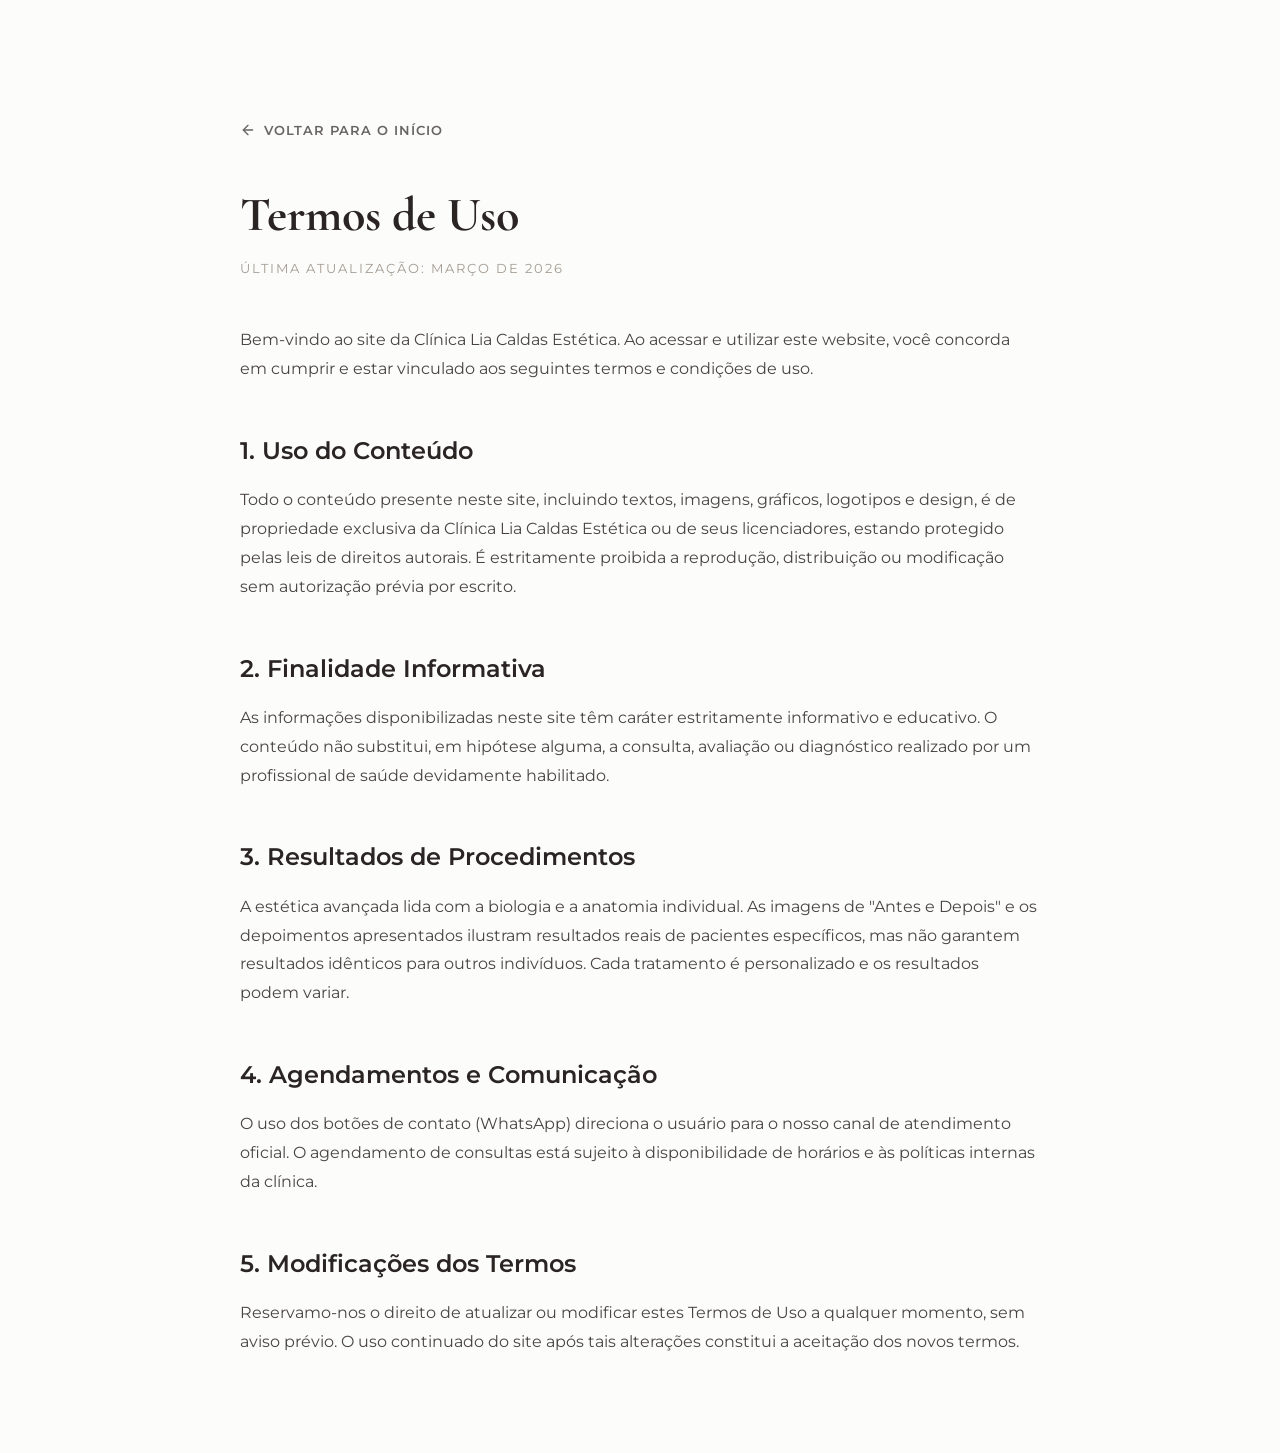
<file: legal/termos.html>
<!DOCTYPE html>
<html lang="pt-BR">

<head>
    <meta charset="UTF-8">
    <meta name="viewport" content="width=device-width, initial-scale=1.0">
    <meta name="robots" content="noindex, nofollow">
    <title>Termos de Uso | Dra. Lia Caldas</title>

    <link rel="preconnect" href="https://fonts.googleapis.com">
    <link rel="preconnect" href="https://fonts.gstatic.com" crossorigin>
    <link
        href="https://fonts.googleapis.com/css2?family=Cormorant+Garamond:ital,wght@0,400;0,600;0,700;1,400&family=Montserrat:wght@300;400;500;600&display=swap"
        rel="stylesheet">
    <link rel="stylesheet" href="../style/style.css">
</head>

<body>

    <main class="legal-main">
        <div class="legal-container">
            <a href="../index.html" class="btn-back">
                <svg width="16" height="16" viewBox="0 0 24 24" fill="none" stroke="currentColor" stroke-width="2"
                    stroke-linecap="round" stroke-linejoin="round">
                    <line x1="19" y1="12" x2="5" y2="12"></line>
                    <polyline points="12 19 5 12 12 5"></polyline>
                </svg>
                Voltar para o Início
            </a>

            <h1>Termos de Uso</h1>
            <span class="legal-update">Última atualização: Março de 2026</span>

            <p>Bem-vindo ao site da Clínica Lia Caldas Estética. Ao acessar e utilizar este website, você concorda em
                cumprir e estar vinculado aos seguintes termos e condições de uso.</p>

            <h2>1. Uso do Conteúdo</h2>
            <p>Todo o conteúdo presente neste site, incluindo textos, imagens, gráficos, logotipos e design, é de
                propriedade exclusiva da Clínica Lia Caldas Estética ou de seus licenciadores, estando protegido pelas
                leis de direitos autorais. É estritamente proibida a reprodução, distribuição ou modificação sem
                autorização prévia por escrito.</p>

            <h2>2. Finalidade Informativa</h2>
            <p>As informações disponibilizadas neste site têm caráter estritamente informativo e educativo. O conteúdo
                não substitui, em hipótese alguma, a consulta, avaliação ou diagnóstico realizado por um profissional de
                saúde devidamente habilitado.</p>

            <h2>3. Resultados de Procedimentos</h2>
            <p>A estética avançada lida com a biologia e a anatomia individual. As imagens de "Antes e Depois" e os
                depoimentos apresentados ilustram resultados reais de pacientes específicos, mas não garantem resultados
                idênticos para outros indivíduos. Cada tratamento é personalizado e os resultados podem variar.</p>

            <h2>4. Agendamentos e Comunicação</h2>
            <p>O uso dos botões de contato (WhatsApp) direciona o usuário para o nosso canal de atendimento oficial. O
                agendamento de consultas está sujeito à disponibilidade de horários e às políticas internas da clínica.
            </p>

            <h2>5. Modificações dos Termos</h2>
            <p>Reservamo-nos o direito de atualizar ou modificar estes Termos de Uso a qualquer momento, sem aviso
                prévio. O uso continuado do site após tais alterações constitui a aceitação dos novos termos.</p>
        </div>
    </main>

</body>

</html>
</file>
<file: style/style.css>
@charset "UTF-8";

/* TOKENS */
:root {
    --primary: #2A2522;
    --secondary: #FCFCFA;
    --neutral: #A39B92;
    --bg-alt: #F0EBE6;
    --accent: #C5A880;
    --whatsapp: #1B4D3E;
    --font-heading: 'Cormorant Garamond', serif;
    --font-body: 'Montserrat', sans-serif;
    --h1-size: 3rem;
    --h2-size: 2.5rem;
    --h3-size: 1.5rem;
    --p-size: 1rem;
    --small-size: 0.8125rem;
    --shadow-natural: 6px 6px 15px rgba(42, 37, 34, 0.08);
    --shadow-deep: 12px 12px 40px rgba(42, 37, 34, 0.15);
    --section-gap: 5rem;
    --column-gutter: 2rem;
}

/* RESET & TYPOGRAPHY */
*,
*::before,
*::after {
    margin: 0;
    padding: 0;
    box-sizing: border-box;
}

html {
    scroll-behavior: smooth;
    overflow-x: hidden;
}

body {
    min-height: 100vh;
    font-family: var(--font-body);
    background-color: var(--secondary);
    color: var(--primary);
    line-height: 1.6;
    position: relative;
    -webkit-font-smoothing: antialiased;
    overflow-x: hidden;
    width: 100%;
}

img {
    max-width: 100%;
    display: block;
    height: auto;
}

a {
    text-decoration: none;
    color: inherit;
    transition: all 0.3s ease;
}

h1,
h2,
h3,
.badge,
.years {
    font-family: var(--font-heading);
}

.btn-whatsapp,
.float-text,
.nav-list a {
    font-family: var(--font-body);
}

.badge {
    color: var(--accent);
    border-bottom: 1px solid var(--accent);
}

/* UTILITIES & ANIMATIONS */
.btn-whatsapp {
    background-color: var(--whatsapp);
    color: var(--secondary);
    padding: 16px 36px;
    border-radius: 9999px;
    font-size: 13px;
    font-weight: 600;
    text-transform: uppercase;
    letter-spacing: 2px;
    display: inline-flex;
    align-items: center;
    justify-content: center;
    gap: 12px;
    box-shadow: 0 8px 24px rgba(37, 211, 102, 0.25);
    transition: all 0.4s cubic-bezier(0.16, 1, 0.3, 1);
    border: 1px solid transparent;
}

.btn-whatsapp:hover {
    transform: translateY(-4px);
    box-shadow: 0 12px 32px rgba(37, 211, 102, 0.4);
    background-color: #1EBE5C;
}

.btn-outline {
    background-color: transparent;
    color: #B78E80;
    border: 1px solid #B78E80;
    box-shadow: none;
}

.btn-outline:hover {
    background-color: #B78E80;
    color: var(--secondary);
    border-color: #B78E80;
    box-shadow: 0 12px 32px rgba(183, 142, 128, 0.25);
}

.btn-icon {
    width: 18px;
    height: 18px;
    fill: currentColor;
    transition: transform 0.3s ease;
}

.btn-whatsapp:hover .btn-icon {
    transform: translateX(4px);
}

.reveal-left {
    opacity: 0;
    transform: translateX(-40px);
    transition: all 0.8s cubic-bezier(0.25, 1, 0.5, 1);
    will-change: opacity, transform;
}

.reveal-right {
    opacity: 0;
    transform: translateX(40px);
    transition: all 0.8s cubic-bezier(0.25, 1, 0.5, 1);
    will-change: opacity, transform;
}

.reveal-up {
    opacity: 0;
    transform: translateY(40px);
    transition: all 0.8s cubic-bezier(0.25, 1, 0.5, 1);
    will-change: opacity, transform;
}

.reveal-left.active,
.reveal-right.active,
.reveal-up.active {
    opacity: 1;
    transform: translate(0, 0);
}

.delay-100 {
    transition-delay: 0.1s;
}

.delay-200 {
    transition-delay: 0.2s;
}

@keyframes pulse-green {
    0% {
        box-shadow: 0 0 0 0 rgba(37, 211, 102, 0.7);
    }

    70% {
        box-shadow: 0 0 0 20px rgba(37, 211, 102, 0);
    }

    100% {
        box-shadow: 0 0 0 0 rgba(37, 211, 102, 0);
    }
}

/* HEADER */
.header {
    position: sticky;
    top: 0;
    z-index: 1000;
    background-color: rgba(255, 255, 255, 0.95);
    backdrop-filter: blur(8px);
    border-bottom: 1px solid var(--bg-alt);
}

.header-container {
    display: flex;
    justify-content: space-between;
    align-items: center;
    padding: 16px 5vw;
    max-width: 1440px;
    margin: 0 auto;
}

.nav-list {
    list-style: none;
    display: flex;
    gap: 32px;
    align-items: center;
}

.nav-list a {
    font-size: var(--small-size);
    font-weight: 500;
    text-transform: uppercase;
    letter-spacing: 0.5px;
}

.nav-list a:hover {
    color: var(--neutral);
}

.nav-cta {
    font-weight: 700 !important;
    border-bottom: 2px solid var(--primary);
}

.menu-toggle {
    display: none;
    background: none;
    border: none;
    color: var(--primary);
    cursor: pointer;
}

@media (max-width: 1023px) {
    .menu-toggle {
        display: block;
    }

    .nav {
        position: absolute;
        top: 100%;
        left: 0;
        width: 100%;
        background-color: var(--secondary);
        border-top: 1px solid var(--bg-alt);
        padding: 24px 5vw;
        box-shadow: var(--shadow-natural);
        display: none;
    }

    .nav.active {
        display: block;
    }

    .nav-list {
        flex-direction: column;
        align-items: flex-start;
        gap: 24px;
    }

    .btn-whatsapp {
        width: 100%;
        display: block;
    }
}

/* HERO */
.hero {
    position: relative;
    min-height: 100dvh;
    display: flex;
    align-items: center;
    justify-content: center;
    padding: 0 5vw;
    text-align: center;
    overflow: hidden;
}

.hero-bg {
    position: absolute;
    top: 0;
    left: 0;
    width: 100%;
    height: 100%;
    object-fit: cover;
    z-index: -2;
}

.hero-overlay {
    position: absolute;
    top: 0;
    left: 0;
    width: 100%;
    height: 100%;
    background: linear-gradient(to bottom, rgba(255, 255, 255, 0.3), rgba(255, 255, 255, 0.8));
    z-index: -1;
}

.hero-content {
    max-width: 800px;
}

.hero-content h1 {
    font-size: var(--h1-size);
    font-weight: 700;
    line-height: 1.2;
    margin-bottom: 8px;
    color: var(--primary);
}

.hero-content p {
    font-size: var(--h3-size);
    font-weight: 400;
    margin-bottom: 32px;
}

/* SERVICES */
.services {
    padding: var(--section-gap) 5vw;
    background-color: var(--secondary);
    max-width: 1440px;
    margin: 0 auto;
}

.section-header {
    text-align: center;
    margin-bottom: 48px;
}

.section-header h2 {
    font-size: var(--h2-size);
    font-weight: 600;
    margin-bottom: 8px;
}

.services-scroller {
    display: flex;
    gap: var(--column-gutter);
    overflow-x: auto;
    scroll-snap-type: x mandatory;
    padding-bottom: 24px;
    -ms-overflow-style: none;
    scrollbar-width: none;
}

/* SCROLL CONTROLS */
.services-wrapper {
    position: relative;
    display: flex;
    align-items: center;
    max-width: 100%;
}

.scroll-btn {
    position: absolute;
    top: 50%;
    transform: translateY(-50%);
    z-index: 10;
    background-color: var(--secondary);
    color: var(--primary);
    border: none;
    width: 48px;
    height: 48px;
    border-radius: 9999px;
    box-shadow: var(--shadow-natural);
    cursor: pointer;
    display: flex;
    align-items: center;
    justify-content: center;
    transition: all 0.3s ease;
}

.scroll-btn:hover {
    box-shadow: var(--shadow-deep);
    background-color: var(--primary);
    color: var(--secondary);
}

.scroll-prev {
    left: -24px;
}

.scroll-next {
    right: -24px;
}

@media (max-width: 1023px) {
    .scroll-prev {
        left: 8px;
    }

    .scroll-next {
        right: 8px;
    }

    .scroll-btn {
        width: 40px;
        height: 40px;
        background-color: rgba(255, 255, 255, 0.9);
    }
}

.services-scroller::-webkit-scrollbar {
    display: none;
}

.service-card {
    position: relative;
    flex: 0 0 85%;
    max-width: 320px;
    min-height: 380px;
    scroll-snap-align: start;
    border-radius: 0px;
    overflow: hidden;
    display: flex;
    flex-direction: column;
    justify-content: flex-end;
    padding: 24px;
}

@media (min-width: 1024px) {
    .service-card {
        flex: 0 0 300px;
    }
}

.service-card {
    position: relative;
    min-height: 380px;
    border-radius: 0px;
    overflow: hidden;
    display: flex;
    flex-direction: column;
    justify-content: flex-end;
    padding: 24px;
    group: hover;
}

.service-bg {
    position: absolute;
    top: 0;
    left: 0;
    width: 100%;
    height: 100%;
    object-fit: cover;
    z-index: 1;
    transition: transform 0.6s ease;
}

.service-card:hover .service-bg {
    transform: scale(1.05);
}

.service-overlay {
    position: absolute;
    top: 0;
    left: 0;
    width: 100%;
    height: 100%;
    background: linear-gradient(to top, rgba(0, 0, 0, 0.8) 0%, rgba(0, 0, 0, 0) 60%);
    z-index: 2;
}

.service-info {
    position: relative;
    z-index: 3;
    color: var(--secondary);
}

.service-info h3 {
    font-size: var(--h3-size);
    font-weight: 500;
    margin-bottom: 8px;
}

.service-info p {
    font-size: var(--small-size);
    opacity: 0.9;
}

/* FEATURES SPLIT */
.features-split {
    padding: var(--section-gap) 5vw;
    background-color: var(--bg-alt);
    max-width: 1440px;
    margin: 0 auto;
    display: flex;
    flex-direction: column;
    gap: var(--section-gap);
}

.split-row {
    display: flex;
    flex-direction: column;
    gap: 32px;
}

.split-image {
    width: 100%;
}

.split-image img {
    width: 100%;
    height: 100%;
    object-fit: cover;
    aspect-ratio: 4 / 5;
    box-shadow: var(--shadow-natural);
}

.split-content {
    display: flex;
    flex-direction: column;
    justify-content: center;
    align-items: flex-start;
}

.badge {
    font-size: var(--small-size);
    font-weight: 600;
    text-transform: uppercase;
    letter-spacing: 2px;
    color: var(--neutral);
    margin-bottom: 16px;
    display: inline-block;
    border-bottom: 1px solid var(--neutral);
    padding-bottom: 4px;
}

.split-content h2 {
    font-size: var(--h2-size);
    font-weight: 600;
    line-height: 1.2;
    margin-bottom: 24px;
    color: var(--primary);
}

.split-content p {
    font-size: var(--p-size);
    color: var(--primary);
    margin-bottom: 32px;
    opacity: 0.85;
}

/* DESKTOP SPLIT */
@media (min-width: 1024px) {
    .split-row {
        flex-direction: row;
        align-items: center;
        gap: 80px;
    }

    .split-row.reverse {
        flex-direction: row-reverse;
    }

    .split-image,
    .split-content {
        flex: 1;
    }

    .split-image img {
        aspect-ratio: 1 / 1;
    }

    .split-content p {
        max-width: 90%;
    }
}

/* ABOUT */
.about-section {
    padding: var(--section-gap) 5vw;
    background-color: var(--secondary);
    max-width: 1440px;
    margin: 0 auto;
    overflow: hidden;
}

.about-container {
    display: flex;
    flex-direction: column;
    gap: 64px;
    align-items: center;
}

.about-image-wrapper {
    position: relative;
    width: 100%;
    max-width: 450px;
    margin: 0 auto;
}

.about-image-frame {
    position: relative;
    z-index: 2;
}

.about-image-frame::before {
    content: '';
    position: absolute;
    top: -20px;
    right: -20px;
    width: 100%;
    height: 100%;
    background-color: var(--bg-alt);
    z-index: -1;
}

.about-image-frame img {
    width: 100%;
    aspect-ratio: 3 / 4;
    object-fit: cover;
    box-shadow: var(--shadow-natural);
}

.experience-badge {
    position: absolute;
    bottom: -24px;
    left: -24px;
    background-color: var(--primary);
    color: var(--secondary);
    padding: 16px 24px;
    display: flex;
    align-items: center;
    gap: 16px;
    box-shadow: var(--shadow-deep);
    z-index: 5;
}

.experience-badge .years {
    font-size: var(--h2-size);
    font-weight: 700;
    line-height: 1;
}

.experience-badge .text {
    font-size: var(--small-size);
    text-transform: uppercase;
    letter-spacing: 2px;
    line-height: 1.2;
    font-weight: 500;
}

.about-content {
    width: 100%;
    display: flex;
    flex-direction: column;
    align-items: flex-start;
}

.about-content h2 {
    font-size: var(--h2-size);
    font-weight: 600;
    color: var(--primary);
    margin-bottom: 8px;
    line-height: 1.1;
}

.about-content .subtitle {
    font-size: var(--h3-size);
    font-weight: 400;
    color: var(--neutral);
    margin-bottom: 32px;
    font-style: italic;
}

.about-content p {
    font-size: var(--p-size);
    color: var(--primary);
    margin-bottom: 20px;
    opacity: 0.85;
}

.signature {
    margin-top: 24px;
    font-size: var(--small-size);
    font-weight: 600;
    color: var(--neutral);
    border-top: 1px solid var(--bg-alt);
    padding-top: 16px;
    text-transform: uppercase;
    letter-spacing: 1px;
}

/* DESKTOP ABOUT */
@media (min-width: 1024px) {
    .about-container {
        flex-direction: row;
        gap: 100px;
        align-items: center;
    }

    .about-image-wrapper {
        flex: 5;
    }

    .about-content {
        flex: 7;
        padding-right: 40px;
    }

    .experience-badge {
        left: -40px;
    }
}

@media (max-width: 480px) {
    .experience-badge {
        left: 0;
        bottom: 0;
        width: 100%;
        justify-content: center;
    }

    :root {
        --h1-size: 2rem;
        --h2-size: 1.75rem;
    }
}

/* CARE SECTION */
.care-section {
    padding: var(--section-gap) 5vw;
    background-color: var(--secondary);
    max-width: 1440px;
    margin: 0 auto;
    overflow: hidden;
}

.care-container {
    display: flex;
    flex-direction: column;
    align-items: center;
    position: relative;
}

.care-image-wrapper {
    width: 100%;
    max-width: 500px;
    margin-bottom: -40px;
    z-index: 1;
}

.care-image-wrapper img {
    width: 100%;
    aspect-ratio: 9 / 16;
    object-fit: cover;
    box-shadow: var(--shadow-natural);
}

.care-content {
    width: 100%;
    max-width: 550px;
    background-color: var(--bg-alt);
    padding: 40px;
    position: relative;
    z-index: 2;
    display: flex;
    flex-direction: column;
    align-items: flex-start;
    box-shadow: var(--shadow-deep);
}

.care-content h2 {
    font-size: var(--h2-size);
    font-weight: 600;
    color: var(--primary);
    margin-bottom: 24px;
    line-height: 1.2;
}

.care-content p {
    font-size: var(--p-size);
    color: var(--primary);
    margin-bottom: 20px;
    opacity: 0.9;
}

/* DESKTOP CARE */
@media (min-width: 1024px) {
    .care-container {
        flex-direction: row;
        justify-content: center;
        gap: 0;
    }

    .care-image-wrapper {
        flex: 0 0 45%;
        margin-bottom: 0;
        margin-right: -100px;
        max-width: none;
    }

    .care-content {
        flex: 0 0 55%;
        padding: 80px;
        margin-top: 80px;
    }
}

@media (max-width: 480px) {
    .care-content {
        padding: 30px 20px;
    }
}

/* TESTIMONIALS */
.testimonials {
    padding: var(--section-gap) 5vw;
    background-color: var(--bg-alt);
    max-width: 1440px;
    margin: 0 auto;
}

.testimonials-wrapper {
    position: relative;
    display: flex;
    align-items: center;
    max-width: 100%;
}

.testimonials-scroller {
    display: flex;
    gap: var(--column-gutter);
    overflow-x: auto;
    scroll-snap-type: x mandatory;
    padding-bottom: 24px;
    -ms-overflow-style: none;
    scrollbar-width: none;
    width: 100%;
}

.testimonials-scroller::-webkit-scrollbar {
    display: none;
}

.test-card {
    background-color: var(--secondary);
    box-shadow: var(--shadow-natural);
    scroll-snap-align: start;
    display: flex;
    flex-direction: column;
    flex: 0 0 85%;
    max-width: 400px;
}

.test-image {
    position: relative;
    width: 100%;
}

.test-image img {
    width: 100%;
    aspect-ratio: 4 / 3;
    object-fit: cover;
}

.img-badge {
    position: absolute;
    bottom: 16px;
    left: 16px;
    background-color: var(--primary);
    color: var(--secondary);
    font-size: 11px;
    font-weight: 600;
    text-transform: uppercase;
    letter-spacing: 1px;
    padding: 6px 12px;
}

.test-content {
    padding: 32px 24px;
    display: flex;
    flex-direction: column;
    flex-grow: 1;
}

.quote-icon {
    color: var(--neutral);
    opacity: 0.3;
    margin-bottom: 16px;
}

.test-content p {
    font-size: var(--p-size);
    font-style: italic;
    color: var(--primary);
    margin-bottom: 24px;
    opacity: 0.9;
    flex-grow: 1;
}

.test-author {
    display: flex;
    flex-direction: column;
    border-top: 1px solid var(--bg-alt);
    padding-top: 16px;
}

.test-author strong {
    font-size: var(--p-size);
    font-weight: 600;
    color: var(--primary);
}

.test-author span {
    font-size: var(--small-size);
    color: var(--neutral);
}

/* DESKTOP TESTIMONIALS */
@media (min-width: 1024px) {
    .test-card {
        flex: 0 0 calc(50% - 16px);
        max-width: none;
    }
}

/* FINAL CTA */
.final-cta {
    padding: var(--section-gap) 5vw;
    background-color: var(--primary);
    color: var(--secondary);
    text-align: center;
    max-width: 1440px;
    margin: 0 auto;
    display: flex;
    justify-content: center;
    align-items: center;
}

.final-cta-container {
    max-width: 800px;
    display: flex;
    flex-direction: column;
    align-items: center;
}

.final-cta .badge {
    color: var(--bg-alt);
    border-color: var(--neutral);
    margin-bottom: 24px;
}

.final-cta h2 {
    font-size: var(--h2-size);
    font-weight: 700;
    line-height: 1.1;
    margin-bottom: 24px;
    color: var(--secondary);
}

.final-cta p {
    font-size: var(--h3-size);
    font-weight: 400;
    margin-bottom: 48px;
    opacity: 0.9;
    line-height: 1.5;
}

.cta-wrapper {
    position: relative;
    display: inline-block;
    margin-bottom: 24px;
}

.btn-glow {
    box-shadow: 0 0 15px rgba(37, 211, 102, 0.5);
    animation: pulse-green 2s infinite;
}

.btn-glow:hover {
    box-shadow: 0 0 30px rgba(37, 211, 102, 0.8);
    transform: translateY(-4px) scale(1.02);
}

.micro-text {
    font-size: var(--small-size);
    color: var(--neutral);
    opacity: 0.7;
    font-style: italic;
}

/* DESKTOP CTA */
@media (min-width: 1024px) {
    .final-cta h2 {
        font-size: 3rem;
    }
}

/* CONTACT */
.contact-section {
    padding: var(--section-gap) 5vw;
    background-color: var(--secondary);
    max-width: 1440px;
    margin: 0 auto;
    overflow-x: hidden;
}

.contact-container {
    display: flex;
    flex-direction: column;
    gap: 48px;
}

.contact-info {
    display: flex;
    flex-direction: column;
    align-items: flex-start;
}

.contact-info h2 {
    font-size: var(--h2-size);
    font-weight: 600;
    color: var(--primary);
    margin-bottom: 24px;
    line-height: 1.2;
}

.contact-info p {
    font-size: var(--p-size);
    color: var(--primary);
    margin-bottom: 40px;
    opacity: 0.85;
    max-width: 500px;
}

.contact-details {
    display: flex;
    flex-direction: column;
    gap: 24px;
    margin-bottom: 40px;
    width: 100%;
}

.contact-item .label,
.social-links .label {
    display: block;
    font-size: var(--small-size);
    font-weight: 600;
    text-transform: uppercase;
    letter-spacing: 2px;
    color: var(--neutral);
    margin-bottom: 8px;
}

.contact-item p {
    font-size: var(--h3-size);
    font-weight: 500;
    margin-bottom: 0;
    color: var(--primary);
    opacity: 1;
    word-break: break-word;
    overflow-wrap: break-word;
}

.social-grid {
    display: flex;
    gap: 16px;
    margin-top: 8px;
}

.social-btn {
    width: 48px;
    height: 48px;
    border-radius: 50%;
    border: 1px solid var(--neutral);
    display: flex;
    align-items: center;
    justify-content: center;
    color: var(--primary);
    transition: all 0.3s ease;
}

.social-btn:hover {
    background-color: var(--primary);
    color: var(--secondary);
    border-color: var(--primary);
    transform: translateY(-4px);
    box-shadow: var(--shadow-natural);
}

.contact-map {
    width: 100%;
    height: 400px;
}

.map-wrapper {
    width: 100%;
    height: 100%;
    border-radius: 0px;
    overflow: hidden;
    box-shadow: var(--shadow-deep);
    position: relative;
}

.map-wrapper iframe {
    filter: grayscale(100%) contrast(1.1) opacity(0.8);
    transition: all 0.6s ease;
}

.map-wrapper:hover iframe {
    filter: grayscale(0%) contrast(1) opacity(1);
}

/* DESKTOP CONTACT */
@media (min-width: 1024px) {
    .contact-container {
        flex-direction: row;
        gap: 80px;
        align-items: stretch;
    }

    .contact-info {
        flex: 1;
        justify-content: center;
    }

    .contact-map {
        flex: 1;
        height: auto;
        min-height: 500px;
    }
}

/* WIDGETS */
.floating-widgets {
    pointer-events: none;
    position: fixed;
    bottom: 32px;
    left: 0;
    width: 100%;
    height: 0;
    z-index: 9999;
}

.float-btn {
    pointer-events: auto;
    position: absolute;
    bottom: 0;
    display: flex;
    align-items: center;
    border-radius: 99px;
    padding: 6px;
    box-shadow: var(--shadow-deep);
    transition: all 0.4s cubic-bezier(0.16, 1, 0.3, 1);
    overflow: hidden;
    height: 60px;
}

.float-avatar {
    position: relative;
    width: 48px;
    height: 48px;
    border-radius: 50%;
    flex-shrink: 0;
    overflow: hidden;
}

.float-avatar img {
    width: 100%;
    height: 100%;
    object-fit: cover;
}

.float-text {
    font-size: 13px;
    font-weight: 600;
    white-space: nowrap;
    max-width: 0;
    opacity: 0;
    transition: all 0.4s cubic-bezier(0.16, 1, 0.3, 1);
    text-transform: uppercase;
    letter-spacing: 1px;
}

/* CLINIC BUTTON */
.float-clinic {
    right: 5vw;
    background-color: var(--primary);
    color: var(--secondary);
}

.float-clinic:hover {
    transform: translateY(-4px);
    box-shadow: 0 12px 30px rgba(0, 0, 0, 0.5);
}

.float-clinic:hover .float-text {
    max-width: 200px;
    opacity: 1;
    padding: 0 12px 0 16px;
}

.online-dot {
    position: absolute;
    bottom: 2px;
    right: 2px;
    width: 12px;
    height: 12px;
    background-color: var(--whatsapp);
    border-radius: 50%;
    border: 2px solid var(--primary);
    z-index: 2;
    animation: pulse-dot 2s infinite;
}

@keyframes pulse-dot {
    0% {
        box-shadow: 0 0 0 0 rgba(37, 211, 102, 0.7);
    }

    70% {
        box-shadow: 0 0 0 8px rgba(37, 211, 102, 0);
    }

    100% {
        box-shadow: 0 0 0 0 rgba(37, 211, 102, 0);
    }
}

/* CREATOR BUTTON */
.float-creator {
    left: 5vw;
    background-color: rgba(255, 255, 255, 0.9);
    backdrop-filter: blur(8px);
    border: 1px solid var(--bg-alt);
    color: var(--primary);
}

.float-creator:hover {
    transform: translateY(-4px);
}

.float-creator:hover .float-text {
    max-width: 200px;
    opacity: 1;
    padding: 0 16px 0 12px;
}

/* WIDGETS RESPONSIVE */
@media (max-width: 1023px) {
    .float-clinic {
        right: 16px;
    }

    .float-creator {
        left: 16px;
        transform: scale(0.85);
        transform-origin: bottom left;
    }

    .float-creator:hover {
        transform: scale(0.85) translateY(-4px);
    }
}

@media (max-width: 480px) {

    .float-clinic:hover .float-text,
    .float-creator:hover .float-text {
        max-width: 0;
        opacity: 0;
        padding: 0;
    }
}

/* FOOTER */
.footer {
    background-color: var(--primary);
    color: var(--secondary);
    padding: 80px 5vw 120px;
    font-size: var(--small-size);
    position: relative;
    z-index: 1;
}

.footer-container {
    max-width: 1440px;
    margin: 0 auto;
    display: grid;
    grid-template-columns: 1fr;
    gap: 48px;
    border-bottom: 1px solid rgba(255, 255, 255, 0.1);
    padding-bottom: 48px;
    margin-bottom: 32px;
}

.footer-brand {
    max-width: 320px;
}

.footer-logo img {
    margin-bottom: 20px;
    filter: brightness(0) invert(1);
    transition: opacity 0.3s ease;
}

.footer-logo:hover img {
    opacity: 0.8;
}

.footer-brand p {
    opacity: 0.7;
    line-height: 1.6;
}

.footer-links h3 {
    font-size: var(--p-size);
    font-weight: 600;
    margin-bottom: 20px;
    text-transform: uppercase;
    letter-spacing: 2px;
    color: var(--secondary);
}

.footer-links ul {
    list-style: none;
}

.footer-links li {
    margin-bottom: 12px;
}

.footer-links a {
    color: var(--secondary);
    opacity: 0.7;
    display: inline-block;
}

.footer-links a:hover {
    opacity: 1;
    transform: translateX(4px);
}

.footer-bottom {
    max-width: 1440px;
    margin: 0 auto;
    display: flex;
    flex-direction: column;
    align-items: center;
    text-align: center;
    gap: 16px;
    opacity: 0.5;
    transition: opacity 0.3s ease;
}

.footer-bottom:hover {
    opacity: 0.8;
}

.frontlab-signature {
    position: relative;
    font-family: monospace, sans-serif;
    font-size: 0.85rem;
    font-weight: 600;
    text-transform: uppercase;
    letter-spacing: 1px;
    color: var(--cor-texto);
    opacity: 0.4;
    text-decoration: none;
    display: inline-flex;
    align-items: center;
    gap: 8px;
    transition: opacity 0.3s ease, color 0.3s ease;
}




.frontlab-signature::before,
.frontlab-signature::after {
    content: '';
    opacity: 0;
    color: var(--cor-destaque);
    transition: opacity 0.3s ease, transform 0.3s cubic-bezier(0.16, 1, 0.3, 1);
}


.frontlab-signature::before {
    content: '[';
    transform: translateX(10px);
}


.frontlab-signature::after {
    content: ']';
    transform: translateX(-10px);
}


.status-dot {
    width: 6px;
    height: 6px;
    background-color: #00ff66;
    border-radius: 50%;
    box-shadow: 0 0 8px rgba(0, 255, 102, 0.5);
    animation: serverPulse 2s infinite;
}


@keyframes serverPulse {
    0% {
        opacity: 0.4;
    }


    50% {
        opacity: 1;
        box-shadow: 0 0 12px rgba(0, 255, 102, 0.8);
    }


    100% {
        opacity: 0.4;
    }
}


.frontlab-signature:hover {
    opacity: 1;
    color: var(--cor-destaque);
    text-shadow: 0 0 10px rgba(255, 255, 255, 0.2);
}


.frontlab-signature:hover::before,
.frontlab-signature:hover::after {
    opacity: 1;
    transform: translateX(0);
}


/* DESKTOP FOOTER */
@media (min-width: 768px) {
    .footer-container {
        grid-template-columns: 2fr 1fr 1fr;
    }

    .footer-bottom {
        flex-direction: row;
        justify-content: space-between;
        text-align: left;
    }
}

@media (max-width: 480px) {
    .footer {
        padding-bottom: 160px;
    }

    .floating-widgets {
        bottom: 20px;
    }
}

.legal-main {
    padding: 120px 5vw 80px;
    background-color: var(--secondary);
    min-height: 80vh;
}

.legal-container {
    max-width: 800px;
    margin: 0 auto;
}

.legal-container h1 {
    font-size: var(--h1-size);
    color: var(--primary);
    margin-bottom: 16px;
    line-height: 1.1;
}

.legal-update {
    font-size: var(--small-size);
    color: var(--neutral);
    margin-bottom: 48px;
    display: block;
    text-transform: uppercase;
    letter-spacing: 2px;
}

.legal-container h2 {
    font-size: var(--h3-size);
    color: var(--primary);
    margin-top: 48px;
    margin-bottom: 16px;
    font-family: var(--font-body);
    font-weight: 600;
}

.legal-container p,
.legal-container li {
    font-size: var(--p-size);
    color: var(--primary);
    opacity: 0.85;
    margin-bottom: 16px;
    line-height: 1.8;
}

.legal-container ul {
    margin-left: 24px;
    margin-bottom: 24px;
}

.btn-back {
    display: inline-flex;
    align-items: center;
    gap: 8px;
    font-size: var(--small-size);
    font-weight: 600;
    text-transform: uppercase;
    letter-spacing: 1px;
    color: var(--primary);
    margin-bottom: 48px;
    opacity: 0.7;
}

.btn-back:hover {
    opacity: 1;
    transform: translateX(-4px);
}
</file>
